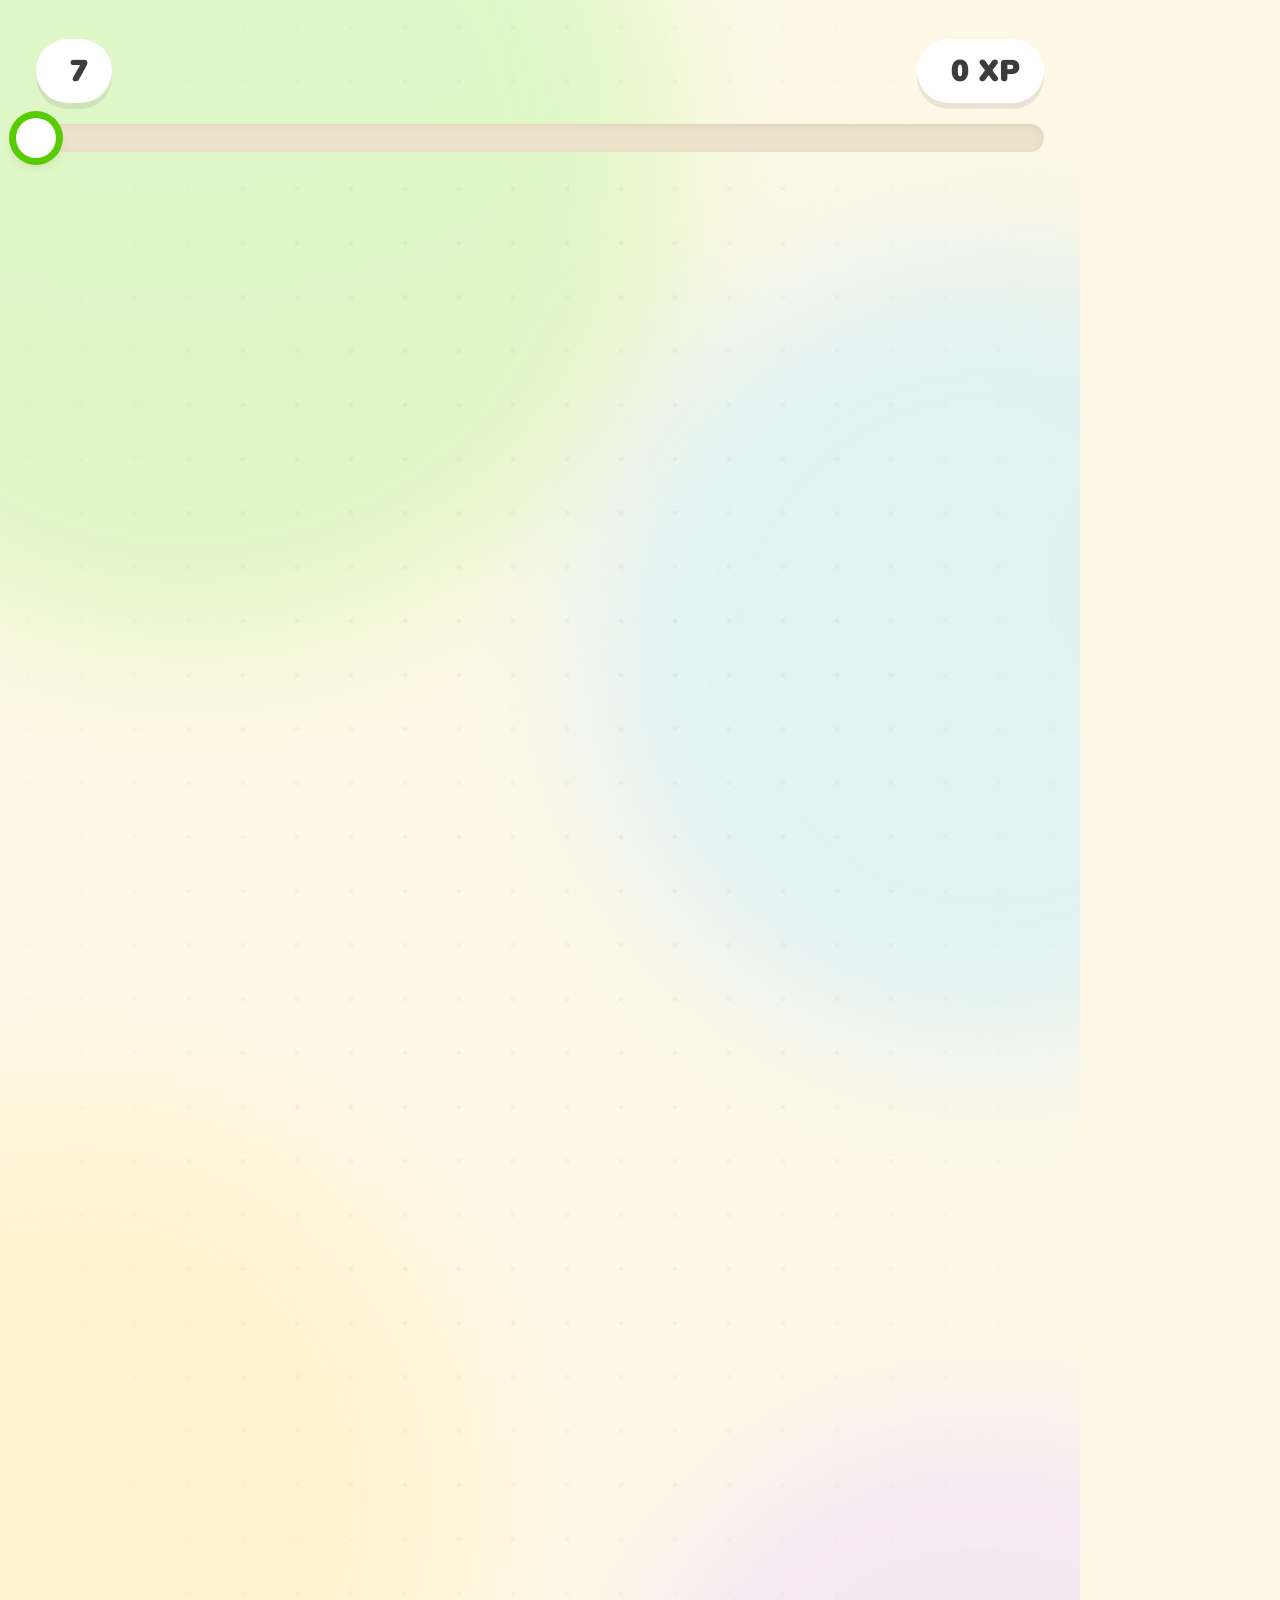
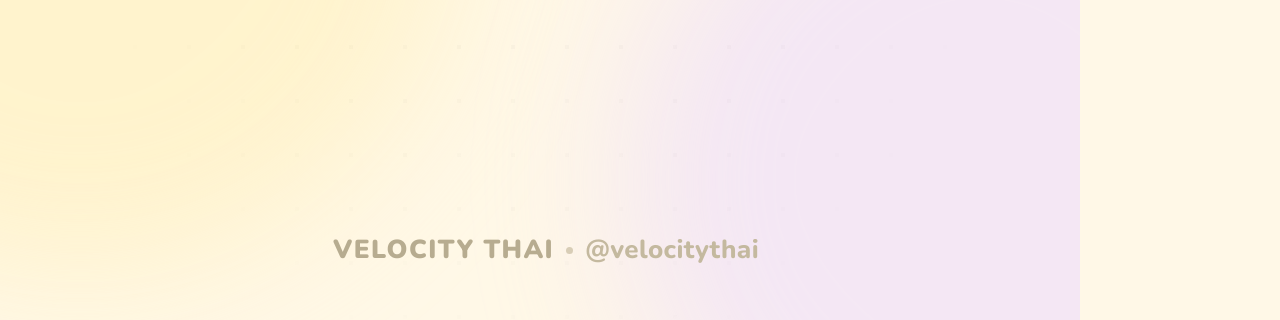
<file: scene/index.html>
<!doctype html>
<html lang="en">
<head>
<meta charset="utf-8">
<meta name="viewport" content="width=1080, height=1920">
<title>Velocity Thai · Lesson</title>
<link rel="stylesheet" href="scene.css">
</head>
<body>
<div id="stage">

  <div id="bg">
    <div class="blob blob-a"></div>
    <div class="blob blob-b"></div>
    <div class="blob blob-c"></div>
    <div class="blob blob-d"></div>
    <canvas id="fx" width="1080" height="1920"></canvas>
    <div id="grid"></div>
  </div>

  <header id="hud">
    <div class="hud-row">
      <div class="pill streak" id="streakPill">
        <span class="ico" data-icon="flame"></span>
        <span id="streakVal">7</span>
      </div>
      <div class="hud-spacer"></div>
      <div class="pill xp" id="xpPill">
        <span class="ico" data-icon="bolt"></span>
        <span id="xpVal">0 XP</span>
      </div>
    </div>
    <div class="progress" id="progress">
      <div class="progress-fill" id="progressFill"><div class="progress-shine"></div></div>
      <div class="progress-knob" id="progressKnob"></div>
    </div>
  </header>

  <section class="scene" id="sceneIntro">
    <div class="intro-wrap">
      <div class="logo-badge" id="logoBadge"><span class="ico" data-icon="bolt"></span></div>
      <div class="logo-word" id="logoWord">VELOCITY</div>
      <div class="logo-lang" id="logoLang">THAI</div>
      <div class="tagline" id="tagline">Learn Thai <b>in 60 seconds</b> a day</div>
    </div>
    <div class="mascot big" id="introMascot"></div>
    <div class="lesson-card" id="lessonCard">
      <div class="lesson-icon" id="lessonIcon"><span class="ico" data-icon="plane"></span></div>
      <div class="lesson-copy">
        <div class="eyebrow">TODAY'S LESSON</div>
        <div class="lesson-title" id="lessonTitle">Travel</div>
        <div class="lesson-sub" id="lessonSub">Du Lịch · 5 phrases</div>
      </div>
      <div class="lesson-go"><span class="ico" data-icon="chevron"></span></div>
    </div>
  </section>

  <section class="scene" id="scenePhrase">
    <div class="phrase-top">
      <div class="cat-chip" id="catChip">
        <span class="cat-ico" id="catIco"><span class="ico" data-icon="plane"></span></span>
        <span id="catText">Travel · Du Lịch</span>
      </div>
      <div class="counter-row">
        <span class="counter" id="phraseCounter">PHRASE 1 OF 5</span>
        <div class="dots" id="dots"></div>
      </div>
    </div>

    <div class="phrase-stack" id="phraseStack">
      <div class="card en-card" id="enCard">
        <div class="card-label" id="enLabel">
          <span class="ico speaker" data-icon="speaker"></span>
          <span>ENGLISH</span>
          <span class="eq" id="enEq"><i></i><i></i><i></i><i></i></span>
        </div>
        <div class="en-text" id="enText"></div>
      </div>

      <div class="connector" id="connector"><span class="ico" data-icon="arrowDown"></span></div>

      <div class="card nat-card" id="natCard">
        <div class="card-label light" id="natLabel">
          <span class="ico speaker" data-icon="speaker"></span>
          <span id="natLabelText">ไทย</span>
          <span class="eq light" id="natEq"><i></i><i></i><i></i><i></i></span>
        </div>
        <div class="nat-text" id="natText"></div>
      </div>

      <div class="translit" id="translit">
        <span class="translit-label" id="translitLabel">SAY IT LIKE</span>
        <span class="translit-text" id="translitText"></span>
      </div>

      <div class="repeat-pill" id="repeatPill">
        <span class="ico" data-icon="mic"></span>
        <span>REPEAT AFTER ME</span>
      </div>
    </div>
    <div class="mascot peek" id="peekMascot"></div>
  </section>

  <section class="scene" id="sceneOutro">
    <div class="outro-card" id="outroCard">
      <div class="outro-badge" id="outroBadge"><span class="ico" data-icon="check"></span></div>
      <div class="outro-title" id="outroTitle">Lesson complete!</div>
      <div class="outro-sub" id="outroSub">5 new Thai phrases</div>
      <div class="outro-phrases" id="outroPhrases"></div>
      <div class="outro-stats" id="outroStats">
        <div class="stat xp"><span class="ico" data-icon="bolt"></span><b id="outroXp">+50 XP</b></div>
        <div class="stat streak"><span class="ico" data-icon="flame"></span><b id="outroStreak">7 day streak</b></div>
      </div>
      <div class="cta" id="cta">Follow for a new lesson every day</div>
    </div>
    <div class="mascot big outro-mascot" id="outroMascot"></div>
  </section>

  <footer id="foot">
    <span class="foot-bolt"><span class="ico" data-icon="bolt"></span></span>
    <span id="footBrand">VELOCITY THAI</span>
    <span class="foot-dot"></span>
    <span id="footHandle">@velocitythai</span>
  </footer>

  <canvas id="fxTop" width="1080" height="1920"></canvas>
</div>
<script src="icons.js"></script>
<script src="scene.js"></script>
</body>
</html>
</file>
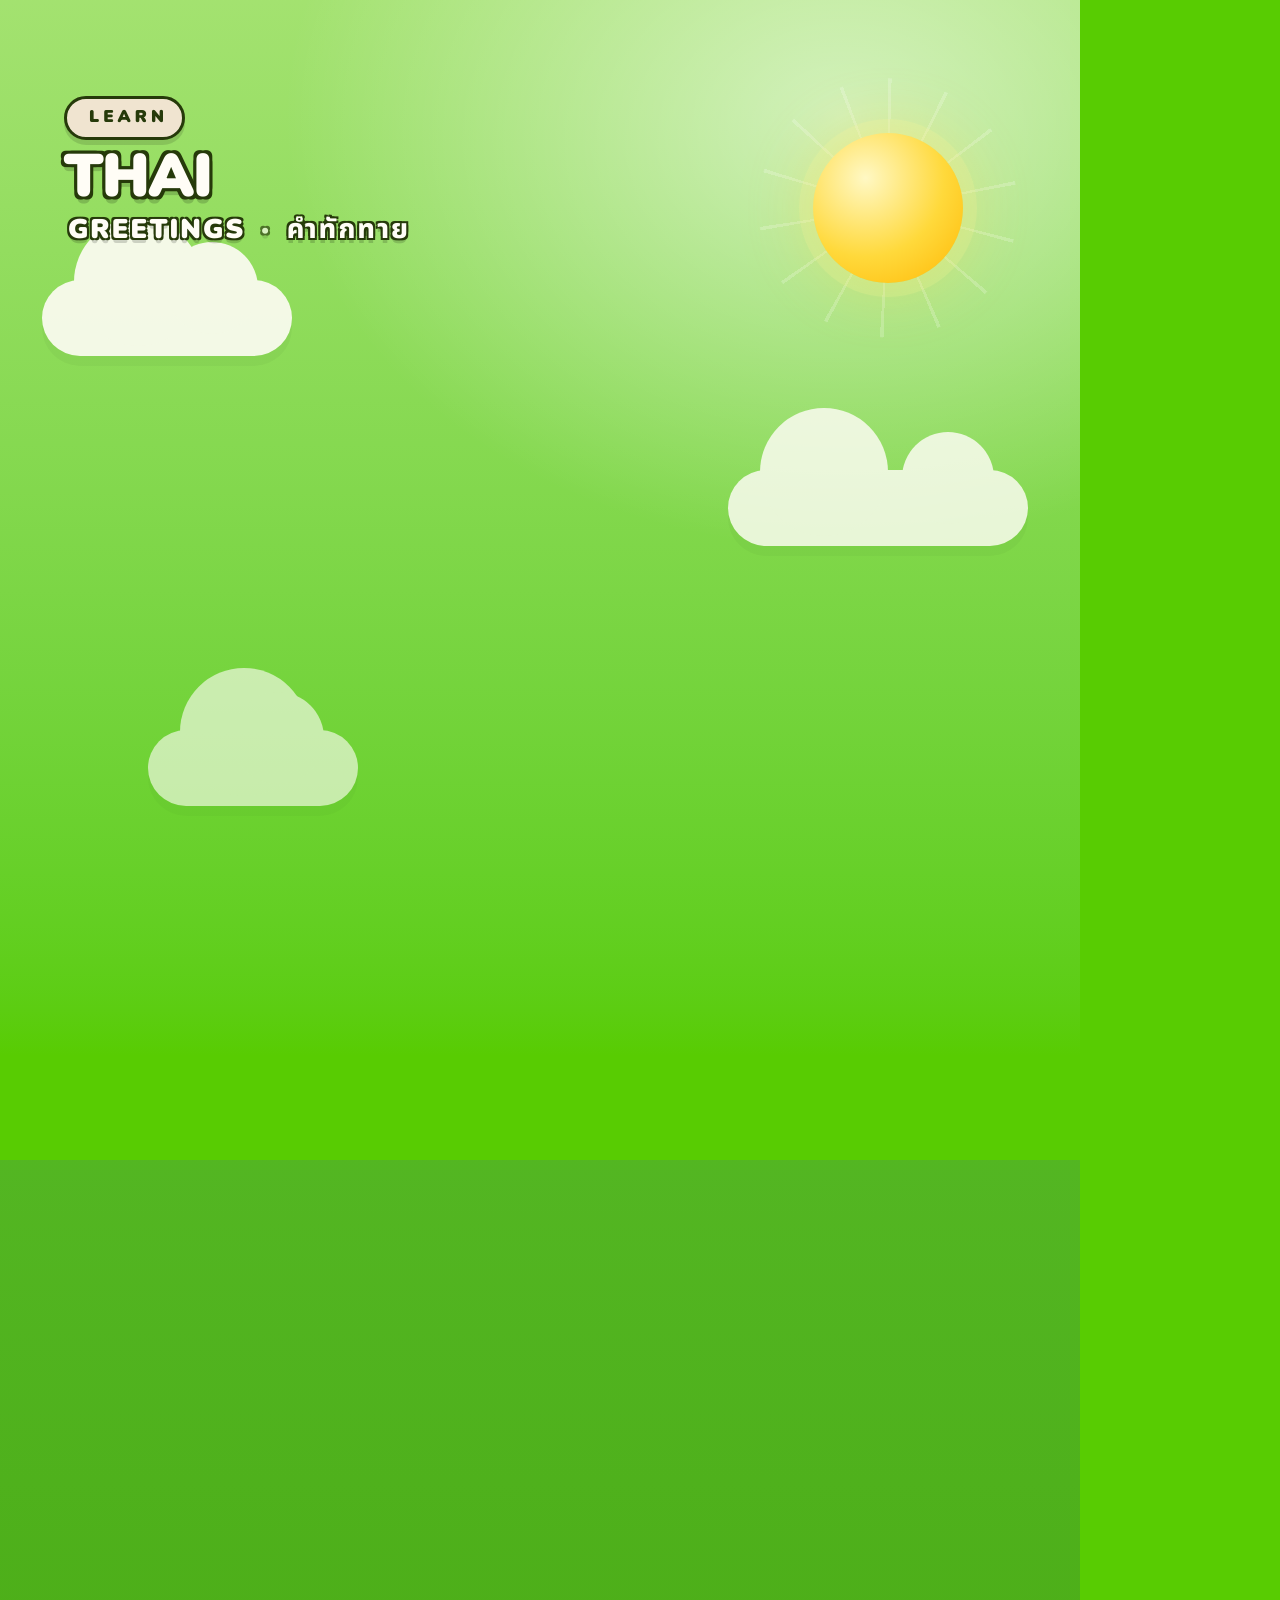
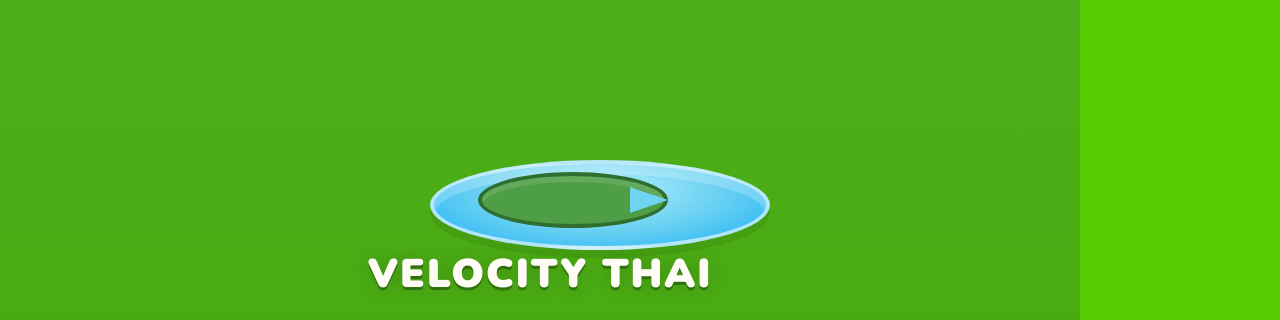
<file: scene_storybook/index.html>
<!doctype html>
<html lang="en">
<head>
<meta charset="utf-8">
<meta name="viewport" content="width=1080, height=1920">
<title>Velocity Japanese · Storybook</title>
<link rel="stylesheet" href="scene.css">
<link rel="stylesheet" href="worlds.css">
</head>
<body>
<div id="stage">

  <div id="world"></div>
  <div id="worldPrev"></div>
  <div id="sun"><div class="sun-rays"></div><div class="sun-core"></div></div>

  <div class="cloud cloud-a" id="cloud1"></div>
  <div class="cloud cloud-b" id="cloud2"></div>
  <div class="cloud cloud-c" id="cloud3"></div>

  <div class="balloon" data-animal="balloon" id="balloon"></div>

  <div id="birds">
    <div class="sky-bird b1" data-animal="bird" id="skyBird1"></div>
    <div class="sky-bird b2" data-animal="bird" id="skyBird2"></div>
    <div class="sky-bird b3" data-animal="bird" id="skyBird3"></div>
  </div>

  <div id="hills">
    <div class="hill hill-back"></div>
    <div class="hill hill-mid"></div>
    <div class="hill hill-front"></div>
  </div>
  <div id="ground"></div>

  <div id="worldDecor" aria-hidden="true"></div>

  <div id="market" aria-hidden="true">
    <div class="market-glow"></div>
    <svg class="market-lights" viewBox="0 0 1080 180" preserveAspectRatio="none">
      <path class="wire" d="M-40 18 C 220 150, 860 150, 1120 18" fill="none" stroke="#3A2A1A" stroke-width="5"/>
      <g class="bulbs">
        <circle class="bulb" cx="11" cy="40" r="11" fill="var(--accent)"/>
        <circle class="bulb" cx="89" cy="66" r="11" fill="var(--accent2)"/>
        <circle class="bulb" cx="179" cy="86" r="11" fill="var(--accent)"/>
        <circle class="bulb" cx="276" cy="101" r="11" fill="var(--accent2)"/>
        <circle class="bulb" cx="379" cy="111" r="11" fill="var(--accent)"/>
        <circle class="bulb" cx="486" cy="116" r="11" fill="var(--accent2)"/>
        <circle class="bulb" cx="594" cy="116" r="11" fill="var(--accent)"/>
        <circle class="bulb" cx="701" cy="111" r="11" fill="var(--accent2)"/>
        <circle class="bulb" cx="804" cy="101" r="11" fill="var(--accent)"/>
        <circle class="bulb" cx="901" cy="86" r="11" fill="var(--accent2)"/>
        <circle class="bulb" cx="991" cy="66" r="11" fill="var(--accent)"/>
        <circle class="bulb" cx="1069" cy="40" r="11" fill="var(--accent2)"/>
      </g>
    </svg>

    <div class="lantern lan-l"><span></span></div>
    <div class="lantern lan-r"><span></span></div>

    <div class="stall stall-l">
      <div class="awning"></div>
      <div class="stall-body"></div>
      <div class="stall-shelf"></div>
      <div class="produce">
        <i class="fruit p1"></i><i class="fruit p2"></i><i class="fruit p3"></i>
        <i class="fruit p4"></i><i class="fruit p5"></i>
      </div>
      <div class="stall-sign" data-icon="bag"></div>
    </div>

    <div class="stall stall-r">
      <div class="awning"></div>
      <div class="stall-body"></div>
      <div class="stall-shelf"></div>
      <div class="produce">
        <i class="fruit p2"></i><i class="fruit p3"></i><i class="fruit p1"></i>
        <i class="fruit p5"></i><i class="fruit p4"></i>
      </div>
      <div class="stall-sign" data-icon="star"></div>
    </div>
  </div>

  <canvas id="dust" width="1080" height="1920"></canvas>

  <div id="meadow">
    <div class="grass g1" data-animal="grass"></div>
    <div class="grass g2" data-animal="grass"></div>
    <div class="grass g3" data-animal="grass"></div>
    <div class="grass g4" data-animal="grass"></div>
    <div class="grass g5" data-animal="grass"></div>

    <div class="flower f1" data-animal="flower" id="flower1"></div>
    <div class="flower f2" data-animal="flower" id="flower2"></div>
    <div class="flower f3" data-animal="flower" id="flower3"></div>
    <div class="flower f4" data-animal="flower" id="flower4"></div>

    <div class="butterfly bf1" data-animal="butterfly" id="bfly1"></div>
    <div class="butterfly bf2" data-animal="butterfly" id="bfly2"></div>
    <div class="butterfly bf3" data-animal="butterfly" id="bfly3"></div>

    <div id="pond"></div>
    <div id="lilyPad"></div>
    <div class="animal critter slot-pond" data-slot="pond" id="critterPond"></div>
    <div class="animal critter slot-mid" data-slot="mid" id="critterMid"></div>
    <div class="animal critter slot-left" data-slot="left" id="critterLeft"></div>
    <div class="animal critter slot-right" data-slot="right" id="critterRight"></div>
  </div>

  <div id="scenes">
  <section class="scene" id="sceneIntro">
    <div class="intro-card" id="introCard">
      <div class="intro-kicker" id="introKicker">A TINY THAI STORY</div>
      <div class="intro-title" id="introTitle">3 PHRASES</div>
      <div class="intro-ribbon" id="introRibbon">UNDER 50 SECONDS</div>
      <div class="intro-category" id="introCategory">
        <span class="cat-icon" id="introCatIcon" data-icon="plane"></span>
        <span id="introCatText">Travel · Du Lịch</span>
      </div>
      <div class="intro-note" id="introNote">LISTEN · REPEAT · OWN IT</div>
    </div>
    <div class="animal intro-velo" id="introVelo"></div>
  </section>

  <section class="scene" id="scenePhrase">
    <div class="book" id="book">
      <div class="book-spine"></div>
      <div class="book-ribbon" id="bookRibbon"></div>
      <div class="page">
        <div class="page-inner" id="pageInner">
        <div id="pageWatermark"></div>
        <div class="book-meta">
          <span class="chapter" id="chapterLabel">PAGE 1 / 3</span>
        </div>

        <div class="en-block">
          <div class="card-label"><span class="flag">EN</span><span>ENGLISH</span><span class="eq" id="enEq"><i></i><i></i><i></i><i></i></span></div>
          <div class="en-text" id="enText"></div>
        </div>

        <div class="page-divider"><span data-icon="star"></span></div>

        <div class="nat-block" id="natBlock">
          <div class="card-label"><span class="flag ja">TH</span><span id="natLabelText">ไทย</span><span class="eq light" id="natEq"><i></i><i></i><i></i><i></i></span></div>
          <div class="nat-text" id="natText"></div>
        </div>

        <div class="listen-panel" id="listenPanel">
          <div class="listen-ring"><span class="ico" data-icon="speaker"></span></div>
          <div class="listen-bars" id="listenBars"><i></i><i></i><i></i><i></i><i></i><i></i><i></i><i></i><i></i></div>
          <div class="listen-text">LISTEN</div>
          <div class="listen-bird" data-animal="bird" id="listenBird"></div>
          <div class="listen-notes" id="listenNotes"><i>♪</i><i>♫</i><i>♪</i></div>
        </div>

        <div class="translit-box" id="translit">
          <div class="translit-label"><span class="ico" data-icon="speaker"></span><span id="translitLabel">SAY IT LIKE</span></div>
          <div class="translit-text" id="translitText"></div>
        </div>

        <div class="echo-row" id="echoRow">
          <div class="echo-bird" data-animal="bird" id="echoBird"></div>
          <div class="echo-sign" id="echoPill">
            <span class="ico" data-icon="mic"></span>
            <span>SAY IT WITH ME</span>
          </div>
          <div class="echo-ring-wrap">
            <svg id="echoRing" viewBox="0 0 64 64">
              <circle class="ring-bg" cx="32" cy="32" r="26"></circle>
              <circle class="ring-fill" id="ringFill" cx="32" cy="32" r="26"></circle>
            </svg>
          </div>
        </div>

        <div class="page-butterfly" data-animal="butterfly" id="pageButterfly"></div>
        </div>
      </div>
    </div>

    <div class="bubble" id="bubble">LISTEN...</div>
    <div class="velo-perch" id="phraseVelo"></div>
    <div class="nice-sticker" id="niceSticker"></div>
  </section>

  <section class="scene" id="sceneOutro">
    <div class="outro-card" id="outroCard">
      <div class="outro-kicker" id="outroKicker">THE END · FOR NOW</div>
      <div class="outro-title" id="outroTitle">GREAT JOB!</div>
      <div class="outro-sub" id="outroSub">3 new Thai phrases</div>
      <div class="outro-list" id="outroList"></div>
      <div class="outro-stats" id="outroStats">
        <div class="stat"><span class="ico" data-icon="bolt"></span><b id="outroXp">+30 XP</b></div>
        <div class="stat"><span class="ico" data-icon="flame"></span><b id="outroStreak">7 day streak</b></div>
      </div>
      <div class="outro-cta" id="outroCta">FOLLOW FOR A NEW STORY</div>
    </div>
    <div class="animal outro-velo" id="outroVelo"></div>
    <div class="bubble outro-bubble" id="outroBubble">SEE YOU SOON!</div>
  </section>
  </div>

  <div id="topMeta">
    <div class="learn-kicker">
      <span class="ico" data-icon="sparkles"></span>
      <span>LEARN</span>
    </div>
    <div class="top-language" id="topLang">THAI</div>
    <div class="top-category">
      <span id="topCatEn">Greetings</span>
      <span class="top-sep">·</span>
      <span class="top-vi" id="topCatVi">คำทักทาย</span>
    </div>
  </div>

  <footer id="foot">
    <span id="footBrand">VELOCITY THAI</span>
  </footer>

  <div id="galleryTag"></div>
  <canvas id="fxTop" width="1080" height="1920"></canvas>
</div>
<script src="icons.js"></script>
<script src="animals.js"></script>
<script src="worlds.js"></script>
<script src="scene.js"></script>
</body>
</html>
</file>
<file: scene/scene.css>
@font-face {
  font-family: 'Nunito';
  src: url('fonts/Nunito-Variable.ttf') format('truetype');
  font-weight: 200 1000;
  font-style: normal;
  font-display: block;
}
@font-face {
  font-family: 'Nunito';
  src: url('fonts/Nunito-Italic-Variable.ttf') format('truetype');
  font-weight: 200 1000;
  font-style: italic;
  font-display: block;
}
@font-face {
  font-family: 'Noto';
  src: url('fonts/NotoSans-Variable.ttf') format('truetype');
  font-weight: 100 900;
  font-style: normal;
  font-display: block;
}
@font-face {
  font-family: 'Script';
  src: url('fonts/NotoSansThai-Bold.ttf') format('truetype');
  font-weight: 400 900;
  font-display: block;
}

:root {
  --ink: #3C3C3C;
  --muted: #8A8A8A;
  --cream: #FFF8E7;
  --green: #58CC02;
  --green-dark: #46A302;
  --green-deep: #3D8F00;
  --accent: #58CC02;
}

* { box-sizing: border-box; margin: 0; padding: 0; }

html, body {
  width: 1080px;
  height: 1920px;
  overflow: hidden;
  background: var(--cream);
}

body {
  font-family: 'Nunito', 'Script', 'Noto', sans-serif;
  color: var(--ink);
  -webkit-font-smoothing: antialiased;
  text-rendering: geometricPrecision;
}

#stage {
  position: relative;
  width: 1080px;
  height: 1920px;
  overflow: hidden;
  background:
    radial-gradient(1200px 900px at 15% -5%, #FFFDF3 0%, rgba(255, 253, 243, 0) 60%),
    radial-gradient(900px 900px at 110% 30%, #FFF4D6 0%, rgba(255, 244, 214, 0) 55%),
    var(--cream);
}

#bg { position: absolute; inset: 0; }

.blob {
  position: absolute;
  border-radius: 50%;
  filter: blur(70px);
  opacity: .55;
  will-change: transform;
}
.blob-a { width: 980px; height: 980px; left: -300px; top: -340px; background: #C7F5A8; }
.blob-b { width: 820px; height: 820px; right: -320px; top: 240px; background: #C9EEFF; }
.blob-c { width: 760px; height: 760px; left: -300px; bottom: 40px; background: #FFEFB8; }
.blob-d { width: 720px; height: 720px; right: -260px; bottom: -220px; background: #EBD9FF; }

#grid {
  position: absolute;
  inset: 0;
  background-image: radial-gradient(rgba(60, 60, 60, .13) 2.2px, transparent 2.6px);
  background-size: 54px 54px;
  opacity: .32;
  -webkit-mask-image: radial-gradient(ellipse at 50% 42%, #000 35%, transparent 82%);
  mask-image: radial-gradient(ellipse at 50% 42%, #000 35%, transparent 82%);
}

#fx, #fxTop { position: absolute; inset: 0; width: 1080px; height: 1920px; pointer-events: none; }
#fx { z-index: 1; }
#fxTop { z-index: 60; }

/* ------------------------------------------------------------------ HUD */

#hud {
  position: absolute;
  left: 36px;
  right: 36px;
  top: 38px;
  z-index: 20;
}

.hud-row { display: flex; align-items: center; height: 66px; margin-bottom: 20px; }
.hud-spacer { flex: 1; }

.pill {
  display: inline-flex;
  align-items: center;
  gap: 10px;
  height: 64px;
  padding: 0 24px;
  border-radius: 999px;
  background: #FFFFFF;
  box-shadow: 0 6px 0 rgba(60, 60, 60, .10);
  font-size: 30px;
  font-weight: 1000;
}
.pill .ico { color: var(--green); }
.pill.streak .ico { color: #FF7A00; }
.pill.xp .ico { color: #F5A700; }
.pill .svg-ico { width: 32px; height: 32px; }

.progress {
  position: relative;
  height: 28px;
  border-radius: 999px;
  background: #ECE2CB;
  box-shadow: inset 0 2px 6px rgba(60, 60, 60, .08);
}
.progress-fill {
  position: absolute;
  left: 0; top: 0; bottom: 0;
  width: 0%;
  border-radius: 999px;
  background: linear-gradient(180deg, #6BE61A, #4EBE00);
  overflow: hidden;
}
.progress-shine {
  position: absolute;
  left: 0; right: 0; top: 0;
  height: 40%;
  background: linear-gradient(180deg, rgba(255, 255, 255, .45), rgba(255, 255, 255, 0));
}
.progress-knob {
  position: absolute;
  top: 50%;
  width: 40px;
  height: 40px;
  margin: -20px 0 0 -20px;
  border-radius: 50%;
  background: #fff;
  box-shadow: 0 0 0 7px var(--green), 0 6px 14px rgba(60, 60, 60, .18);
}

/* ---------------------------------------------------------------- scenes */

.scene { position: absolute; inset: 0; display: none; z-index: 10; }
.scene.active { display: block; }

.ico { display: inline-flex; align-items: center; justify-content: center; }
.svg-ico { width: 1em; height: 1em; display: block; }

/* ----------------------------------------------------------------- intro */

#sceneIntro { z-index: 12; }

.intro-wrap {
  position: absolute;
  left: 0; right: 0; top: 286px;
  text-align: center;
}

.logo-badge {
  width: 152px;
  height: 152px;
  margin: 0 auto 36px;
  border-radius: 44px;
  background: linear-gradient(180deg, #6BE61A 0%, #4EBE00 100%);
  box-shadow: 0 13px 0 #3D8F00, 0 34px 60px rgba(88, 204, 2, .32);
  color: #fff;
  display: flex;
  align-items: center;
  justify-content: center;
}
.logo-badge .svg-ico { width: 92px; height: 92px; }

.logo-word {
  font-size: 126px;
  font-weight: 1000;
  letter-spacing: -.5px;
  line-height: 1;
  color: var(--ink);
  white-space: nowrap;
}
.logo-word span { display: inline-block; will-change: transform; }

.logo-lang {
  display: inline-block;
  margin-top: 22px;
  padding: 12px 30px 13px;
  border-radius: 999px;
  background: #FFFFFF;
  color: #4FBF00;
  font-size: 42px;
  font-weight: 1000;
  letter-spacing: 7px;
  text-indent: 7px;
  box-shadow: 0 7px 0 rgba(60, 60, 60, .08);
}

.tagline {
  margin-top: 36px;
  font-size: 33px;
  font-weight: 800;
  color: #7C7159;
}
.tagline b { color: #58CC02; font-weight: 1000; }

#introMascot {
  position: absolute;
  left: 50%;
  top: 806px;
  width: 350px;
  margin-left: -175px;
  z-index: 3;
}

.mascot { pointer-events: none; }
.mascot .velo {
  width: 100%;
  height: auto;
  display: block;
  filter: drop-shadow(0 18px 22px rgba(60, 60, 60, .14));
}

.lesson-card {
  position: absolute;
  left: 130px;
  right: 130px;
  top: 1282px;
  height: 188px;
  padding: 0 32px;
  border-radius: 36px;
  background: #fff;
  box-shadow: 0 11px 0 #EADFC6, 0 28px 60px rgba(60, 60, 60, .10);
  display: flex;
  align-items: center;
  gap: 26px;
  z-index: 4;
}
.lesson-icon {
  width: 112px;
  height: 112px;
  flex: none;
  border-radius: 32px;
  background: var(--accent);
  color: #fff;
  display: flex;
  align-items: center;
  justify-content: center;
  box-shadow: 0 7px 0 rgba(0, 0, 0, .18);
}
.lesson-icon .svg-ico { width: 62px; height: 62px; }
.lesson-copy { flex: 1; min-width: 0; }
.eyebrow {
  font-size: 23px;
  font-weight: 900;
  letter-spacing: 3px;
  color: #AFA48A;
  margin-bottom: 7px;
}
.lesson-title {
  font-size: 54px;
  font-weight: 1000;
  line-height: 1.02;
  white-space: nowrap;
  overflow: hidden;
  text-overflow: ellipsis;
}
.lesson-sub { margin-top: 5px; font-size: 28px; font-weight: 800; color: var(--muted); }
.lesson-go {
  width: 80px;
  height: 80px;
  flex: none;
  border-radius: 26px;
  background: #F2EDE1;
  color: #9A9078;
  display: flex;
  align-items: center;
  justify-content: center;
}
.lesson-go .svg-ico { width: 38px; height: 38px; }

/* ---------------------------------------------------------------- phrase */

.phrase-top {
  position: absolute;
  left: 60px;
  right: 60px;
  top: 190px;
  display: flex;
  flex-direction: column;
  align-items: center;
  gap: 18px;
  z-index: 4;
}

.cat-chip {
  display: flex;
  align-items: center;
  gap: 15px;
  padding: 10px 28px 10px 10px;
  border-radius: 999px;
  background: #fff;
  box-shadow: 0 6px 0 rgba(60, 60, 60, .08);
  font-size: 30px;
  font-weight: 900;
  max-width: 900px;
  white-space: nowrap;
  overflow: hidden;
}
.cat-ico {
  width: 54px;
  height: 54px;
  flex: none;
  border-radius: 50%;
  background: var(--accent);
  color: #fff;
  display: flex;
  align-items: center;
  justify-content: center;
}
.cat-ico .svg-ico { width: 30px; height: 30px; }

.counter-row { display: flex; align-items: center; gap: 26px; }
.counter {
  font-size: 24px;
  font-weight: 900;
  letter-spacing: 2.6px;
  color: #AFA48A;
}
.dots { display: flex; align-items: center; gap: 11px; }
.dot {
  width: 18px;
  height: 18px;
  border-radius: 50%;
  background: #E4DAC4;
}
.dot.done { background: var(--accent); }
.dot.current { background: #fff; box-shadow: inset 0 0 0 5px var(--accent); }

.phrase-stack {
  position: absolute;
  left: 80px;
  right: 80px;
  top: 304px;
  bottom: 260px;
  display: flex;
  flex-direction: column;
  align-items: center;
  justify-content: center;
  z-index: 3;
}

.card {
  width: 100%;
  position: relative;
  border-radius: 38px;
}

.en-card {
  padding: 32px 44px 38px;
  background: #fff;
  box-shadow: 0 11px 0 #EADFC6, 0 26px 60px rgba(60, 60, 60, .10);
}

.card-label {
  display: flex;
  align-items: center;
  justify-content: center;
  gap: 13px;
  font-size: 24px;
  font-weight: 900;
  letter-spacing: 2.6px;
  color: #B7AC90;
}
.card-label .svg-ico { width: 30px; height: 30px; }
.card-label.light { color: rgba(255, 255, 255, .78); }

.eq { display: inline-flex; align-items: flex-end; gap: 4px; height: 26px; opacity: 0; }
.eq i {
  display: block;
  width: 5px;
  height: 20px;
  border-radius: 3px;
  background: currentColor;
  transform-origin: bottom;
}
.eq.light { color: rgba(255, 255, 255, .9); }
.card-label.playing .eq { opacity: 1; }
.card-label.playing .speaker { color: var(--green); }
.card-label.light.playing .speaker { color: #fff; }

.en-text {
  margin-top: 22px;
  font-size: 70px;
  font-weight: 900;
  line-height: 1.14;
  text-align: center;
  color: var(--ink);
}

.w { display: inline-block; }
.w-bg {
  display: inline-block;
  padding: 2px 9px 4px;
  border-radius: 15px;
  background: transparent;
}
.w.on .w-bg { background: #DDF4C5; color: #3D6B00; }

.connector {
  width: 80px;
  height: 80px;
  margin: -18px 0 -18px;
  border: 7px solid var(--cream);
  border-radius: 50%;
  background: #fff;
  color: var(--green);
  box-shadow: 0 7px 0 rgba(60, 60, 60, .07);
  display: flex;
  align-items: center;
  justify-content: center;
  z-index: 5;
}
.connector .svg-ico { width: 38px; height: 38px; }

.nat-card {
  padding: 30px 40px 40px;
  background: linear-gradient(180deg, #61D90B 0%, #4FBF00 100%);
  box-shadow: 0 13px 0 #3D8F00, 0 32px 70px rgba(88, 204, 2, .30);
}

.nat-text {
  margin-top: 20px;
  display: flex;
  flex-wrap: wrap;
  justify-content: center;
  align-items: flex-end;
  column-gap: 6px;
  row-gap: 14px;
  text-align: center;
  font-size: 88px;
}
.nat-text.lines {
  flex-direction: column;
  align-items: center;
  row-gap: 16px;
}
.tile-line {
  display: flex;
  align-items: flex-end;
  justify-content: center;
  gap: 6px;
}
.tile { display: inline-block; transform-origin: center bottom; }
.tile-bg {
  display: inline-block;
  padding: .09em .22em .13em;
  border-radius: .2em;
  background: #fff;
  color: #3D8F00;
  font-weight: 900;
  line-height: 1.06;
  box-shadow: 0 .068em 0 rgba(0, 0, 0, .16);
}
.tile.on .tile-bg {
  background: #FFC800;
  color: #5C3D00;
  transform: translateY(-.07em) scale(1.05);
  box-shadow: 0 .1em 0 #C98F00;
}

.mascot.peek {
  position: absolute;
  right: 26px;
  bottom: 138px;
  width: 196px;
  z-index: 6;
  transform-origin: 50% 100%;
}

.translit {
  margin-top: 48px;
  display: flex;
  align-items: baseline;
  justify-content: center;
  gap: 16px;
  max-width: 920px;
}
.translit-label {
  flex: none;
  padding: 8px 16px 9px;
  border-radius: 12px;
  background: #fff;
  color: var(--accent);
  font-size: 21px;
  font-weight: 900;
  letter-spacing: 2.4px;
  box-shadow: 0 5px 0 rgba(60, 60, 60, .08);
}
.translit-text {
  font-size: 34px;
  font-weight: 800;
  font-style: italic;
  color: #7B7362;
}

.repeat-pill {
  margin-top: 38px;
  display: flex;
  align-items: center;
  gap: 15px;
  padding: 21px 36px;
  border-radius: 999px;
  background: #E4F6FF;
  color: #1183B8;
  box-shadow: 0 7px 0 #C6EAFB;
  font-size: 30px;
  font-weight: 1000;
  letter-spacing: 1.8px;
  transform-origin: center center;
}
.repeat-pill .svg-ico { width: 38px; height: 38px; }

/* ----------------------------------------------------------------- outro */

.outro-card {
  position: absolute;
  left: 100px;
  right: 100px;
  top: 400px;
  padding: 56px 54px 48px;
  border-radius: 46px;
  background: #fff;
  box-shadow: 0 13px 0 #EADFC6, 0 32px 80px rgba(60, 60, 60, .12);
  text-align: center;
  z-index: 4;
}

.outro-badge {
  width: 134px;
  height: 134px;
  margin: 0 auto 24px;
  border-radius: 50%;
  background: linear-gradient(180deg, #6BE61A, #4EBE00);
  color: #fff;
  display: flex;
  align-items: center;
  justify-content: center;
  box-shadow: 0 10px 0 #3D8F00;
}
.outro-badge .svg-ico { width: 76px; height: 76px; }

.outro-title { font-size: 76px; font-weight: 1000; line-height: 1; letter-spacing: -1px; }
.outro-sub { margin-top: 16px; font-size: 32px; font-weight: 800; color: var(--muted); }

.outro-phrases {
  margin: 32px 0 28px;
  display: flex;
  flex-direction: column;
  gap: 13px;
  text-align: left;
}
.o-row {
  display: flex;
  align-items: center;
  gap: 16px;
  padding: 12px 20px;
  border-radius: 18px;
  background: #F7F3E8;
  font-size: 28px;
  font-weight: 800;
  color: #5E5748;
}
.o-check {
  width: 38px;
  height: 38px;
  flex: none;
  border-radius: 50%;
  background: var(--accent);
  color: #fff;
  display: flex;
  align-items: center;
  justify-content: center;
}
.o-check .svg-ico { width: 24px; height: 24px; }
.o-text { white-space: nowrap; overflow: hidden; text-overflow: ellipsis; }

.outro-stats { display: flex; justify-content: center; gap: 18px; margin-bottom: 30px; }
.stat {
  display: flex;
  align-items: center;
  gap: 10px;
  padding: 14px 26px;
  border-radius: 999px;
  font-size: 30px;
  font-weight: 1000;
}
.stat .svg-ico { width: 34px; height: 34px; }
.stat.xp { background: #FFF3CC; color: #B07E00; }
.stat.streak { background: #FFE9D6; color: #C25A00; }

.cta {
  padding: 27px 30px 28px;
  border-radius: 26px;
  background: linear-gradient(180deg, #6BE61A, #4EBE00);
  box-shadow: 0 10px 0 #3D8F00;
  color: #fff;
  font-size: 34px;
  font-weight: 1000;
  letter-spacing: .3px;
}

.outro-mascot {
  position: absolute;
  left: 50%;
  margin-left: 178px;
  top: 238px;
  width: 238px;
  z-index: 3;
}

/* ------------------------------------------------------------------ foot */

#foot {
  position: absolute;
  left: 0;
  right: 0;
  bottom: 52px;
  display: flex;
  align-items: center;
  justify-content: center;
  gap: 12px;
  z-index: 15;
  font-size: 26px;
  font-weight: 900;
  letter-spacing: 1.4px;
  color: #B7AC90;
}
.foot-bolt { display: flex; color: var(--green); }
.foot-bolt .svg-ico { width: 31px; height: 31px; }
.foot-dot { width: 7px; height: 7px; border-radius: 50%; background: #D8CDB6; }
#footHandle { font-weight: 800; letter-spacing: .4px; color: #C4B99F; }

/* ----------------------------------------------------------- preview bar */

#previewBar {
  position: fixed;
  left: 50%;
  bottom: 26px;
  transform: translateX(-50%);
  z-index: 99;
  display: flex;
  align-items: center;
  gap: 18px;
  padding: 14px 22px;
  border-radius: 999px;
  background: rgba(30, 30, 30, .86);
  backdrop-filter: blur(10px);
  color: #fff;
  font-family: system-ui, sans-serif;
  font-size: 16px;
  width: 900px;
}
#previewBar button {
  border: 0;
  background: #58CC02;
  color: #fff;
  font-weight: 700;
  font-size: 16px;
  padding: 10px 22px;
  border-radius: 999px;
  cursor: pointer;
  min-width: 92px;
}
#previewBar input[type=range] { flex: 1; accent-color: #58CC02; }
#previewBar .ptime { font-variant-numeric: tabular-nums; opacity: .8; white-space: nowrap; }
</file>
<file: scene_storybook/scene.css>
@font-face {
  font-family: 'Nunito';
  src: url('../scene/fonts/Nunito-Variable.ttf') format('truetype');
  font-weight: 200 1000;
  font-style: normal;
  font-display: block;
}
@font-face {
  font-family: 'Nunito';
  src: url('../scene/fonts/Nunito-Italic-Variable.ttf') format('truetype');
  font-weight: 200 1000;
  font-style: italic;
  font-display: block;
}
@font-face {
  font-family: 'Noto';
  src: url('../scene/fonts/NotoSans-Variable.ttf') format('truetype');
  font-weight: 100 900;
  font-style: normal;
  font-display: block;
}
@font-face {
  font-family: 'NotoScript';
  src: url('../scene/fonts/NotoSansThai-Bold.ttf') format('truetype');
  font-weight: 400;
  font-style: normal;
  font-display: block;
}
@font-face {
  font-family: 'NotoScript';
  src: url('../scene/fonts/NotoSansThai-Bold.ttf') format('truetype');
  font-weight: 700 1000;
  font-style: normal;
  font-display: block;
}

:root {
  --world: #58CC02;
  --card: #FFFDF6;
  --paper: #F0E4D0;
  --ink: #263A0A;
  --accent: #FFC800;
  --accent2: #1CB0F6;
  --hl-ink: #263A0A;
  --hill1: #8FD17A;
  --hill2: #6FBE63;
  --hill3: #4E9E45;
}

* { box-sizing: border-box; margin: 0; padding: 0; }

html, body {
  width: 1080px;
  height: 1920px;
  overflow: hidden;
  background: var(--world);
}

body {
  font-family: 'Nunito', 'NotoScript', 'Noto', sans-serif;
  color: var(--ink);
  -webkit-font-smoothing: antialiased;
  text-rendering: geometricPrecision;
}

#stage {
  position: relative;
  width: 1080px;
  height: 1920px;
  overflow: hidden;
  background: var(--world);
}

#world {
  position: absolute;
  inset: 0;
  background:
    radial-gradient(900px 700px at 78% 6%, rgba(255, 255, 255, .55), transparent 62%),
    linear-gradient(180deg, color-mix(in srgb, var(--world) 55%, #FFFDF6) 0%, var(--world) 55%, var(--world) 100%);
}

#worldPrev {
  position: absolute;
  inset: 0;
  z-index: 1;
  background: var(--prevWorld, transparent);
  opacity: 0;
  pointer-events: none;
}

/* ------------------------------------------------------------------ sky */

#sun { position: absolute; right: 62px; top: 78px; width: 260px; height: 260px; z-index: 2; }
.sun-rays {
  position: absolute;
  inset: 0;
  border-radius: 50%;
  background: repeating-conic-gradient(from 0deg, rgba(255, 255, 255, .38) 0deg 1.6deg, transparent 1.6deg 26deg);
  -webkit-mask-image: radial-gradient(circle, transparent 38%, #000 40%, #000 70%, transparent 72%);
  mask-image: radial-gradient(circle, transparent 38%, #000 40%, #000 70%, transparent 72%);
  opacity: .55;
}
.sun-core {
  position: absolute;
  left: 50%; top: 50%;
  width: 150px; height: 150px;
  margin: -75px 0 0 -75px;
  border-radius: 50%;
  background: radial-gradient(circle at 35% 30%, #FFF8C4 0%, #FFD93B 55%, #FFB703 100%);
  box-shadow: 0 0 0 14px rgba(255, 240, 150, .18), 0 0 70px rgba(255, 217, 59, .45);
}

.cloud {
  position: absolute;
  height: 76px;
  background: #FFFDF6;
  border-radius: 999px;
  opacity: .9;
  box-shadow: 0 10px 0 rgba(0, 0, 0, .035);
  z-index: 2;
}
.cloud::before,
.cloud::after {
  content: '';
  position: absolute;
  background: #FFFDF6;
  border-radius: 50%;
}
.cloud::before { width: 128px; height: 128px; left: 32px; top: -62px; }
.cloud::after { width: 92px; height: 92px; right: 34px; top: -38px; }
.cloud-a { width: 250px; left: 42px; top: 280px; }
.cloud-b { width: 300px; right: 52px; top: 470px; opacity: .82; }
.cloud-c { width: 210px; left: 148px; top: 730px; opacity: .62; }

#birds { position: absolute; inset: 0; z-index: 3; pointer-events: none; }
.sky-bird { position: absolute; left: 0; top: 0; width: 78px; opacity: .92; }
.sky-bird .animal-svg { width: 100%; display: block; }
.sky-bird.b1 { --bird-body: #FF8C42; --bird-wing: #E86A1F; }
.sky-bird.b2 { --bird-body: #1CB0F6; --bird-wing: #0E8CC7; }
.sky-bird.b3 { --bird-body: #A560E8; --bird-wing: #7E3EC2; }

.balloon {
  position: absolute;
  left: 36px;
  top: 1218px;
  width: 112px;
  z-index: 7;
  --balloon-a: var(--accent);
  --balloon-b: var(--accent2);
}
.balloon .animal-svg { width: 100%; display: block; }

#hills { position: absolute; left: 0; right: 0; bottom: 0; height: 760px; z-index: 5; overflow: hidden; }
.hill { position: absolute; left: 50%; border-radius: 50% 50% 0 0; transform: translateX(-50%); }
.hill-back { width: 1500px; height: 690px; bottom: 70px; background: color-mix(in srgb, var(--world) 30%, #8FD17A); }
.hill-mid { width: 1280px; height: 570px; bottom: 10px; background: color-mix(in srgb, var(--world) 42%, #6FBE63); }
.hill-front { width: 1180px; height: 430px; bottom: -70px; background: color-mix(in srgb, var(--world) 52%, #4E9E45); }

#ground {
  position: absolute;
  left: 0; right: 0; bottom: 0;
  height: 300px;
  z-index: 6;
  background: linear-gradient(
    180deg,
    color-mix(in srgb, var(--world) 52%, #4E9E45) 0%,
    color-mix(in srgb, var(--world) 64%, #2F6E2F) 100%
  );
}

/* ------------------------------------------------------------------ market set */

#market { display: none; position: absolute; inset: 0; z-index: 8; pointer-events: none; }
#stage.set-market #market { display: block; }
#stage.set-market #market::before {
  content: '';
  position: absolute;
  left: 0;
  right: 0;
  top: 1160px;
  height: 180px;
  background:
    radial-gradient(320px 90px at 50% 20%, rgba(255, 190, 110, .18), transparent 72%),
    repeating-linear-gradient(0deg, rgba(255, 255, 255, .035) 0 2px, transparent 2px 30px),
    linear-gradient(180deg, #3E2E32 0%, #5A3E42 100%);
  border-bottom: 8px solid #2A2024;
  box-shadow: 0 12px 34px rgba(0, 0, 0, .22);
}

#stage.set-market #hills { display: none; }
#stage.set-market .grass,
#stage.set-market .flower,
#stage.set-market .butterfly,
#stage.set-market .balloon { display: none; }

#stage.set-market #world {
  background:
    radial-gradient(900px 700px at 78% 8%, rgba(255, 216, 150, .55), transparent 62%),
    linear-gradient(180deg, #241A3E 0%, #5B3366 34%, #C85E63 64%, #F3B56A 100%);
}
#stage.set-market #world::after {
  content: '';
  position: absolute;
  inset: 0;
  background: var(--world);
  opacity: .17;
  mix-blend-mode: soft-light;
}
#stage.set-market .cloud { opacity: .34; filter: saturate(.55) brightness(.82); }
#stage.set-market .sun-rays { opacity: .22; }
#stage.set-market .sun-core {
  background: radial-gradient(circle at 35% 30%, #FFF1BF 0%, #FFC45C 55%, #FF8C42 100%);
  box-shadow: 0 0 0 14px rgba(255, 196, 92, .12), 0 0 80px rgba(255, 140, 66, .5);
}

#stage.set-market #ground {
  height: 760px;
  background-color: #4A3834;
  background-image:
    radial-gradient(1000px 340px at 50% 0%, rgba(255, 184, 112, .22), transparent 72%),
    linear-gradient(180deg, rgba(0, 0, 0, .02), rgba(0, 0, 0, .40)),
    url("data:image/svg+xml,%3Csvg xmlns='http://www.w3.org/2000/svg' width='120' height='90' viewBox='0 0 120 90'%3E%3Cg fill='%23ffffff' fill-opacity='.07' stroke='%23000000' stroke-opacity='.18' stroke-width='3'%3E%3Cellipse cx='30' cy='22' rx='26' ry='16'/%3E%3Cellipse cx='90' cy='22' rx='26' ry='16'/%3E%3Cellipse cx='0' cy='60' rx='26' ry='16'/%3E%3Cellipse cx='60' cy='60' rx='26' ry='16'/%3E%3Cellipse cx='120' cy='60' rx='26' ry='16'/%3E%3Cellipse cx='30' cy='98' rx='26' ry='16'/%3E%3Cellipse cx='90' cy='98' rx='26' ry='16'/%3E%3C/g%3E%3C/svg%3E");
  background-size: auto, auto, 120px 90px;
  background-repeat: no-repeat, no-repeat, repeat;
}

#stage.set-market #pond {
  border: 10px solid #8A7A6A;
  background: radial-gradient(ellipse at 50% 30%, #B8E8D8 0%, #4E9282 48%, #245A52 100%);
  box-shadow:
    inset 0 10px 0 rgba(255, 255, 255, .24),
    0 10px 0 rgba(0, 0, 0, .22),
    0 0 0 12px #6E5A4E;
}

.market-glow {
  position: absolute;
  left: 50%;
  bottom: 0;
  width: 1100px;
  height: 780px;
  transform: translateX(-50%);
  background: radial-gradient(ellipse at 50% 100%, rgba(255, 170, 100, .22), transparent 68%);
}

.market-lights {
  position: absolute;
  left: 0;
  top: 1184px;
  width: 1080px;
  height: 180px;
  z-index: 1;
}
.market-lights .wire { opacity: .9; }
.market-lights .bulb { filter: drop-shadow(0 0 14px var(--accent)); }

.lantern {
  position: absolute;
  top: 1212px;
  width: 56px;
  height: 96px;
  z-index: 3;
  transform-origin: 50% 0;
}
.lantern::before {
  content: '';
  position: absolute;
  left: 50%;
  top: -38px;
  width: 4px;
  height: 40px;
  background: #3A2A1A;
  transform: translateX(-50%);
}
.lantern span {
  position: absolute;
  inset: 0;
  border-radius: 18px 18px 24px 24px;
  background: linear-gradient(180deg, var(--accent2) 0%, var(--accent) 62%, #FF8C42 100%);
  border: 5px solid var(--ink);
  box-shadow:
    0 0 36px color-mix(in srgb, var(--accent) 62%, transparent),
    inset 0 10px 0 rgba(255, 255, 255, .24);
}
.lantern span::before {
  content: '';
  position: absolute;
  left: -8px;
  right: -8px;
  top: -11px;
  height: 14px;
  border-radius: 7px;
  background: var(--ink);
}
.lantern span::after {
  content: '';
  position: absolute;
  left: 50%;
  bottom: -20px;
  width: 4px;
  height: 20px;
  background: var(--ink);
  transform: translateX(-50%);
  box-shadow: 0 8px 0 -1px var(--accent);
}
.lan-l { left: 314px; }
.lan-r { right: 314px; }

.stall {
  position: absolute;
  bottom: 40px;
  width: 400px;
  height: 600px;
  z-index: 2;
}
.stall-l { left: -120px; transform: rotate(-1.5deg); }
.stall-r { right: -120px; transform: rotate(1.2deg); }

.awning {
  position: absolute;
  left: -10px;
  right: -10px;
  top: 0;
  height: 124px;
  background: repeating-linear-gradient(90deg, var(--accent) 0 46px, var(--card) 46px 92px);
  border: 5px solid var(--ink);
  border-radius: 20px 20px 46px 46px / 20px 20px 30px 30px;
  box-shadow: 0 12px 0 rgba(0, 0, 0, .18);
}
.stall-r .awning {
  background: repeating-linear-gradient(90deg, var(--accent2) 0 46px, var(--card) 46px 92px);
}
.awning::after {
  content: '';
  position: absolute;
  left: 0;
  right: 0;
  bottom: -14px;
  height: 14px;
  border-radius: 8px;
  background: var(--ink);
  opacity: .86;
}

.stall-body {
  position: absolute;
  left: 20px;
  right: 20px;
  bottom: 0;
  height: 260px;
  background: repeating-linear-gradient(90deg, #9A6741 0 46px, #865636 46px 50px);
  border: 5px solid var(--ink);
  border-radius: 14px;
  box-shadow: inset 0 10px 0 rgba(255, 255, 255, .12), 0 12px 0 rgba(0, 0, 0, .20);
}

.stall-shelf {
  position: absolute;
  left: 0;
  right: 0;
  bottom: 250px;
  height: 20px;
  background: #B0784C;
  border: 5px solid var(--ink);
  border-radius: 10px;
  box-shadow: 0 8px 0 rgba(0, 0, 0, .18);
}

.produce {
  position: absolute;
  left: 34px;
  right: 34px;
  bottom: 268px;
  height: 72px;
}
.produce .fruit {
  position: absolute;
  bottom: 0;
  width: 44px;
  height: 44px;
  border-radius: 50%;
  border: 4px solid var(--ink);
  box-shadow: inset -6px -6px 0 rgba(0, 0, 0, .14);
}
.produce .fruit::after {
  content: '';
  position: absolute;
  left: 50%;
  top: -13px;
  width: 18px;
  height: 12px;
  border-radius: 50% 50% 0 0;
  background: #4E9E45;
  border: 3px solid var(--ink);
  transform: translateX(-50%) rotate(-18deg);
}
.produce .p1 { left: 0; background: #FF8C42; }
.produce .p2 { left: 60px; background: #E84343; }
.produce .p3 { left: 120px; background: #FFC800; }
.produce .p4 { left: 180px; background: #6FBE63; }
.produce .p5 { left: 240px; background: #A560E8; }

.stall-sign {
  position: absolute;
  left: 50%;
  top: 132px;
  width: 78px;
  height: 70px;
  display: grid;
  place-items: center;
  background: var(--card);
  border: 5px solid var(--ink);
  border-radius: 14px;
  box-shadow: 0 7px 0 rgba(0, 0, 0, .16);
  transform: translateX(-50%) rotate(-3deg);
}
.stall-sign .svg-ico { width: 38px; height: 38px; color: var(--accent2); }

#dust { position: absolute; inset: 0; width: 1080px; height: 1920px; z-index: 7; pointer-events: none; }

#meadow { position: absolute; inset: 0; z-index: 9; pointer-events: none; }
.animal { position: absolute; overflow: visible; }
.animal-svg { width: 100%; height: auto; display: block; overflow: visible; }
.slot-left .deer-svg { transform: scaleX(-1); }

.critter { pointer-events: none; transform-origin: 50% 92%; }
.slot-left { left: 58px; bottom: 132px; width: 252px; z-index: 12; }
.slot-pond { left: 480px; bottom: 108px; width: 158px; z-index: 8; }
.slot-mid { right: 320px; bottom: 150px; width: 162px; z-index: 6; }
.slot-right { right: 44px; bottom: 148px; width: 282px; z-index: 10; }

/* Keep the taller animals clear of the flowers without hiding their ears. */
.slot-left[data-animal="panda"] { bottom: 138px; }
.slot-left[data-animal="cat"] { bottom: 136px; }
.slot-mid[data-animal="panda"] { right: 326px; bottom: 156px; }
.slot-mid[data-animal="penguin"] { bottom: 142px; }
.slot-pond[data-animal="duck"] { width: 158px; bottom: 104px; }
.slot-right[data-animal="penguin"] { bottom: 142px; }
.slot-right[data-animal="cat"] { bottom: 144px; }

#pond {
  position: absolute;
  left: 430px;
  bottom: 70px;
  width: 340px;
  height: 90px;
  border-radius: 50%;
  z-index: 1;
  background: radial-gradient(ellipse at 50% 32%, #B8F0FF 0%, #6FD3F2 48%, #1CB0F6 100%);
  border: 4px solid rgba(255, 255, 255, .6);
  box-shadow: inset 0 10px 0 rgba(255, 255, 255, .22), 0 8px 0 rgba(0, 0, 0, .08);
}
#lilyPad {
  position: absolute;
  left: 478px;
  bottom: 92px;
  width: 190px;
  height: 56px;
  border-radius: 50%;
  z-index: 2;
  background: #4E9E45;
  border: 4px solid #2F6E2F;
  box-shadow: inset 0 6px 0 rgba(255, 255, 255, .12);
}
#lilyPad::after {
  content: '';
  position: absolute;
  right: -4px;
  top: 50%;
  width: 38px;
  height: 26px;
  margin-top: -13px;
  background: #6FD3F2;
  clip-path: polygon(0 0, 100% 50%, 0 100%);
}

.grass { position: absolute; width: 92px; opacity: .95; transform-origin: 50% 100%; z-index: 1; }
.g1 { left: 34px; bottom: 42px; }
.g2 { left: 340px; bottom: 28px; width: 76px; }
.g3 { right: 360px; bottom: 36px; width: 84px; }
.g4 { right: 26px; bottom: 52px; }
.g5 { left: 720px; bottom: 24px; width: 68px; }

.flower { position: absolute; transform-origin: 50% 100%; z-index: 3; }
.f1 { left: 44px; bottom: 260px; width: 100px; --flower: #FFC800; }
.f2 { right: 150px; bottom: 410px; width: 104px; --flower: #FF8FA3; }
.f3 { left: 322px; bottom: 112px; width: 82px; --flower: #1CB0F6; }
.f4 { right: 42px; bottom: 96px; width: 94px; --flower: #A560E8; }

.butterfly { position: absolute; width: 92px; z-index: 6; }
.bf1 { left: 198px; bottom: 540px; --bfly-a: #FFC800; --bfly-b: #FF8FA3; }
.bf2 { right: 196px; bottom: 610px; --bfly-a: #1CB0F6; --bfly-b: #A560E8; }
.bf3 { left: 760px; bottom: 410px; width: 76px; --bfly-a: #FF6B35; --bfly-b: #FFC800; }

/* ------------------------------------------------------------------ footer */

#topMeta {
  position: absolute;
  left: 64px;
  top: 96px;
  z-index: 30;
  display: flex;
  flex-direction: column;
  align-items: flex-start;
  gap: 6px;
  max-width: 500px;
}
.learn-kicker {
  display: inline-flex;
  align-items: center;
  gap: 8px;
  padding: 7px 14px 8px;
  background: var(--paper);
  color: var(--ink);
  border: 3px solid var(--ink);
  border-radius: 999px;
  box-shadow: 0 5px 0 rgba(0, 0, 0, .12);
  font-size: 17px;
  font-weight: 1000;
  letter-spacing: 4px;
}
.learn-kicker .svg-ico { width: 22px; height: 22px; color: var(--accent); }
.top-language {
  display: inline-block;
  max-width: 100%;
  margin-top: 4px;
  font-size: 60px;
  font-weight: 1000;
  line-height: .9;
  letter-spacing: -1.5px;
  text-transform: uppercase;
  white-space: nowrap;
  color: var(--card);
  text-shadow:
    -3px -3px 0 var(--ink), 3px -3px 0 var(--ink),
    -3px 3px 0 var(--ink), 3px 3px 0 var(--ink),
    0 7px 0 rgba(0, 0, 0, .16);
}
.top-category {
  padding-left: 4px;
  font-size: 27px;
  font-weight: 1000;
  letter-spacing: 2px;
  text-transform: uppercase;
  white-space: nowrap;
  color: var(--card);
  text-shadow:
    -2px -2px 0 var(--ink), 2px -2px 0 var(--ink),
    -2px 2px 0 var(--ink), 2px 2px 0 var(--ink),
    0 5px 0 rgba(0, 0, 0, .16);
}
.top-category > span { display: inline-block; }
.top-category.stacked {
  display: flex;
  flex-direction: column;
  align-items: flex-start;
  gap: 1px;
  margin-top: 4px;
  line-height: 1.02;
}
.top-category.stacked .top-sep { display: none; }
.top-sep { opacity: .65; padding: 0 6px; }
.top-vi { font-weight: 800; }

#foot {
  position: absolute;
  left: 0; right: 0; bottom: 18px;
  z-index: 30;
  display: flex;
  align-items: center;
  justify-content: center;
  background: none;
  color: var(--card);
  font-size: 40px;
  font-weight: 1000;
  letter-spacing: 2px;
  text-shadow: 0 3px 0 rgba(0, 0, 0, .30), 0 0 18px rgba(0, 0, 0, .16);
  pointer-events: none;
}
#foot #footBrand { font-size: 40px; }

#galleryTag {
  display: none;
  position: absolute;
  left: 50%;
  bottom: 112px;
  transform: translateX(-50%);
  z-index: 40;
  align-items: center;
  gap: 12px;
  padding: 9px 20px;
  background: rgba(10, 10, 14, .84);
  color: #FFFDF6;
  border-radius: 999px;
  font-size: 20px;
  font-weight: 900;
  letter-spacing: 2.5px;
  white-space: nowrap;
  box-shadow: 0 8px 24px rgba(0, 0, 0, .28);
}
#galleryTag .g-swatches { display: flex; gap: 6px; }
#galleryTag .g-swatches i { width: 14px; height: 14px; border-radius: 50%; border: 2px solid rgba(255, 255, 255, .78); }

#fxTop { position: absolute; inset: 0; width: 1080px; height: 1920px; z-index: 60; pointer-events: none; }

.scene { position: absolute; inset: 0; z-index: 20; opacity: 0; visibility: hidden; }
.scene.active { opacity: 1; visibility: visible; }

#scenes {
  position: absolute;
  inset: 0;
  z-index: 20;
  transform-origin: 50% 42%;
  will-change: transform;
}

.ico { display: inline-flex; align-items: center; justify-content: center; }
.svg-ico { width: 1em; height: 1em; }

/* ------------------------------------------------------------------ book */

.book {
  position: absolute;
  left: 84px;
  right: 84px;
  top: 310px;
  height: 850px;
  background: var(--paper);
  border: 4px solid color-mix(in srgb, var(--ink) 72%, transparent);
  border-right-width: 10px;
  border-bottom-width: 10px;
  border-radius: 36px;
  box-shadow: 0 26px 0 rgba(0, 0, 0, .11), 0 44px 70px rgba(0, 0, 0, .18);
  transform: rotate(-1deg);
  transform-origin: 50% 20%;
  overflow: hidden;
}
.book::after {
  content: '';
  position: absolute;
  right: 0;
  bottom: 0;
  width: 84px;
  height: 84px;
  background: linear-gradient(135deg, transparent 47%, rgba(0, 0, 0, .06) 48%, color-mix(in srgb, var(--accent) 20%, var(--card)) 49%);
  border-top-left-radius: 26px;
  z-index: 2;
  pointer-events: none;
}
.book::before {
  content: '';
  position: absolute;
  inset: 0;
  background-image: radial-gradient(rgba(0, 0, 0, .045) 1px, transparent 1.3px);
  background-size: 9px 9px;
  opacity: .35;
  pointer-events: none;
}
.book-spine {
  position: absolute;
  left: 0; top: 0; bottom: 0;
  width: 30px;
  background: linear-gradient(90deg, color-mix(in srgb, var(--accent) 34%, var(--card)), color-mix(in srgb, var(--accent) 12%, var(--card)));
  border-right: 3px dashed color-mix(in srgb, var(--ink) 24%, transparent);
  border-radius: 36px 0 0 36px;
}
.book-ribbon {
  position: absolute;
  left: 30px;
  top: 0;
  width: 34px;
  height: 88px;
  background: var(--accent);
  border: 3px solid color-mix(in srgb, var(--ink) 55%, transparent);
  border-top: 0;
  clip-path: polygon(0 0, 100% 0, 100% 100%, 50% 82%, 0 100%);
  transform: rotate(2deg);
  box-shadow: 0 6px 0 rgba(0, 0, 0, .12);
}

.page {
  position: absolute;
  inset: 0;
  padding: 24px 38px 22px 62px;
}
.page-inner {
  position: relative;
  width: 100%;
  height: 100%;
  display: flex;
  flex-direction: column;
  transform-origin: 50% 0;
}
#pageWatermark {
  position: absolute;
  right: 18px;
  bottom: 150px;
  width: 330px;
  height: 330px;
  color: var(--ink);
  opacity: .045;
  z-index: 0;
  pointer-events: none;
}
#pageWatermark .svg-ico { width: 100%; height: 100%; }

.book-meta {
  display: flex;
  align-items: center;
  justify-content: flex-start;
  font-size: 18px;
  font-weight: 900;
  letter-spacing: 3px;
  opacity: .6;
}
.page-dots { display: flex; gap: 7px; }
.page-dots i {
  width: 9px;
  height: 9px;
  border-radius: 50%;
  background: transparent;
  border: 2px solid color-mix(in srgb, var(--ink) 24%, transparent);
}
.page-dots i.done { background: var(--accent); border-color: var(--ink); }
.page-dots i.current { background: var(--card); border-color: var(--accent); }

.en-block { margin-top: 22px; }
.card-label {
  display: flex;
  align-items: center;
  gap: 10px;
  font-size: 19px;
  font-weight: 900;
  letter-spacing: 3px;
  opacity: .78;
}
.flag {
  display: inline-grid;
  place-items: center;
  width: 42px;
  height: 31px;
  background: var(--accent);
  color: var(--hl-ink);
  border: 3px solid var(--ink);
  border-radius: 9px;
  font-size: 16px;
  font-weight: 1000;
  letter-spacing: 1px;
}
.flag.ja { background: var(--ink); color: var(--card); }
.eq { display: flex; align-items: flex-end; gap: 4px; height: 24px; }
.eq i { width: 5px; height: 7px; border-radius: 3px; background: var(--accent2); }
.eq.light i { background: var(--accent); }

.en-text {
  margin-top: 12px;
  font-size: 84px;
  font-weight: 1000;
  line-height: 1.05;
  letter-spacing: -2.5px;
  color: var(--ink);
}
.en-text .w { display: inline-block; }
.en-text .w-bg { display: inline-block; padding: 0 3px 4px; border-radius: 9px; }
.en-text .w.on .w-bg {
  background: var(--accent);
  color: var(--hl-ink);
  box-shadow: 0 5px 0 rgba(0, 0, 0, .14);
}

.page-divider {
  display: flex;
  align-items: center;
  gap: 16px;
  margin: 14px 0;
  color: var(--accent);
}
.page-divider::before,
.page-divider::after {
  content: '';
  flex: 1;
  height: 3px;
  background: color-mix(in srgb, var(--ink) 14%, transparent);
  border-radius: 3px;
}
.page-divider .svg-ico { width: 26px; height: 26px; }

.nat-block { position: relative; }
.listen-panel {
  position: absolute;
  left: 60px;
  right: 42px;
  top: 376px;
  height: 380px;
  z-index: 4;
  display: flex;
  flex-direction: column;
  align-items: center;
  justify-content: center;
  gap: 12px;
  pointer-events: none;
}
.listen-ring {
  position: relative;
  width: 122px;
  height: 122px;
  display: grid;
  place-items: center;
  background: var(--accent);
  color: var(--hl-ink);
  border: 5px solid var(--ink);
  border-radius: 50%;
  box-shadow: 0 10px 0 rgba(0, 0, 0, .12);
}
.listen-ring::before {
  content: '';
  position: absolute;
  inset: -46px;
  border-radius: 50%;
  background: radial-gradient(circle, color-mix(in srgb, var(--accent) 22%, transparent) 0%, transparent 68%);
  z-index: -1;
}
.listen-ring .svg-ico { width: 54px; height: 54px; }
.listen-bars { display: flex; align-items: flex-end; gap: 7px; height: 54px; }
.listen-bars i { width: 9px; height: 10px; border-radius: 5px; background: var(--accent2); }
.listen-text { font-size: 29px; font-weight: 900; letter-spacing: 7px; opacity: .55; }

.listen-bird {
  position: absolute;
  right: 18px;
  top: 18px;
  width: 96px;
  --bird-body: var(--accent2);
  --bird-wing: var(--accent);
}
.listen-bird .animal-svg { width: 100%; display: block; }

.listen-notes { position: absolute; inset: 0; pointer-events: none; }
.listen-notes i {
  position: absolute;
  font-style: normal;
  font-size: 42px;
  font-weight: 900;
  color: var(--accent);
  opacity: .85;
  text-shadow: 0 3px 0 rgba(0, 0, 0, .08);
}
.listen-notes i:nth-child(1) { left: 150px; top: 54px; }
.listen-notes i:nth-child(2) { right: 158px; top: 96px; }
.listen-notes i:nth-child(3) { left: 250px; bottom: 34px; }
.nat-text {
  margin-top: 14px;
  display: flex;
  flex-wrap: wrap;
  align-items: center;
  justify-content: center;
  gap: 9px;
  font-family: 'NotoScript', 'Noto', sans-serif;
  font-size: 92px;
  line-height: 1;
  font-weight: 1000;
}
.nat-text.lines { flex-direction: column; flex-wrap: nowrap; gap: 10px; }
.tile-line { display: flex; flex-wrap: nowrap; align-items: center; justify-content: center; gap: 9px; }
.tile { display: inline-block; white-space: nowrap; flex: 0 0 auto; }
.tile-bg {
  display: inline-block;
  padding: 8px 16px 11px;
  border-radius: 14px;
  font-weight: 1000;
  line-height: 1.02;
  white-space: nowrap;
  box-shadow: 0 6px 0 rgba(0, 0, 0, .22);
  transform-origin: 50% 60%;
}
.tile.on .tile-bg {
  transform: translateY(-7px) scale(1.07) rotate(-1.5deg);
  box-shadow: 0 13px 0 rgba(0, 0, 0, .28);
  outline: 4px solid var(--card);
  outline-offset: 2px;
}

.translit-box {
  margin-top: 18px;
  padding: 12px 22px 16px;
  background: color-mix(in srgb, var(--accent) 17%, var(--paper));
  border: 3px solid color-mix(in srgb, var(--ink) 24%, transparent);
  border-radius: 20px;
  text-align: center;
}
.translit-label {
  display: flex;
  align-items: center;
  justify-content: center;
  gap: 8px;
  font-size: 17px;
  font-weight: 900;
  letter-spacing: 3px;
  opacity: .62;
}
.translit-label .svg-ico { width: 22px; height: 22px; }
.translit-text {
  margin-top: 3px;
  font-size: 42px;
  font-weight: 800;
  line-height: 1.12;
  color: var(--ink);
}

.echo-row {
  display: flex;
  align-items: center;
  justify-content: center;
  gap: 14px;
  margin-top: auto;
  padding-top: 14px;
}
.echo-bird {
  flex: 0 0 auto;
  width: 82px;
  margin-right: -4px;
  --bird-body: var(--accent2);
  --bird-wing: var(--accent);
}
.echo-bird .animal-svg { width: 100%; display: block; }
.echo-sign {
  display: inline-flex;
  align-items: center;
  gap: 10px;
  padding: 10px 22px 11px;
  background: var(--ink);
  color: var(--card);
  border: 3px solid var(--card);
  border-radius: 999px;
  box-shadow: 0 7px 0 rgba(0, 0, 0, .16);
  font-size: 21px;
  font-weight: 900;
  letter-spacing: 2px;
}
.echo-sign .svg-ico { width: 26px; height: 26px; }
.echo-ring-wrap { width: 54px; height: 54px; }
#echoRing { width: 54px; height: 54px; transform: rotate(-90deg); }
.ring-bg { fill: none; stroke: color-mix(in srgb, var(--ink) 18%, transparent); stroke-width: 6; }
.ring-fill { fill: none; stroke: var(--accent); stroke-width: 6; stroke-linecap: round; stroke-dasharray: 163.36; stroke-dashoffset: 163.36; }

/* ------------------------------------------------------------------ velo + rewards */

.velo-perch { position: absolute; right: 22px; top: 118px; width: 214px; height: 232px; z-index: 25; transform-origin: 50% 90%; }
.velo-perch .velo { width: 100%; display: block; }
.intro-velo::before,
.outro-velo::before,
.velo-perch::before {
  content: '';
  position: absolute;
  inset: 6% 2% 10%;
  border-radius: 50%;
  background: radial-gradient(circle, rgba(255, 253, 246, .96) 0%, rgba(255, 253, 246, .72) 56%, rgba(255, 253, 246, 0) 74%);
  z-index: -1;
}
.intro-velo .velo,
.outro-velo .velo,
.velo-perch .velo {
  filter: drop-shadow(0 3px 0 rgba(0, 0, 0, .10));
}

.bubble {
  position: absolute;
  right: 262px;
  top: 116px;
  z-index: 27;
  padding: 11px 18px 12px;
  background: var(--paper);
  color: var(--ink);
  border: 4px solid var(--ink);
  border-radius: 18px;
  box-shadow: 6px 6px 0 rgba(0, 0, 0, .16);
  font-size: 22px;
  font-weight: 1000;
  letter-spacing: 1px;
  white-space: nowrap;
  transform-origin: 100% 100%;
}
.bubble::after {
  content: '';
  position: absolute;
  right: 18px;
  bottom: -12px;
  width: 20px;
  height: 20px;
  background: var(--paper);
  border-right: 4px solid var(--ink);
  border-bottom: 4px solid var(--ink);
  transform: rotate(45deg);
}

.nice-sticker {
  position: absolute;
  left: 50%;
  top: 1110px;
  z-index: 28;
  display: inline-flex;
  align-items: center;
  gap: 8px;
  padding: 12px 28px 14px;
  background: var(--accent);
  color: var(--hl-ink);
  border: 5px solid var(--ink);
  border-radius: 18px;
  box-shadow: 9px 9px 0 rgba(0, 0, 0, .16);
  font-size: 40px;
  font-weight: 1000;
  letter-spacing: 2px;
  opacity: 0;
  transform: translateX(-50%) rotate(-7deg) scale(.6);
  white-space: nowrap;
}
.nice-sticker .svg-ico { width: 30px; height: 30px; }

.page-butterfly {
  display: none;
  position: absolute;
  right: 52px;
  bottom: 96px;
  width: 76px;
  z-index: 3;
  --bfly-a: var(--accent);
  --bfly-b: var(--accent2);
}

/* ------------------------------------------------------------------ intro */

.intro-card {
  position: absolute;
  left: 84px;
  right: 84px;
  top: 410px;
  padding: 44px 40px 34px;
  background: var(--paper);
  border: 5px solid color-mix(in srgb, var(--ink) 78%, transparent);
  border-radius: 38px;
  box-shadow: 0 24px 0 rgba(0, 0, 0, .12), 0 38px 60px rgba(0, 0, 0, .18);
  transform: rotate(-2deg);
  text-align: center;
}
.intro-kicker { font-size: 19px; font-weight: 900; letter-spacing: 5px; opacity: .55; }
.intro-title {
  margin: 12px 0 4px;
  font-size: 126px;
  font-weight: 1000;
  line-height: .92;
  letter-spacing: -6px;
  color: var(--ink);
}
.intro-ribbon {
  display: block;
  width: fit-content;
  margin: 12px auto 0;
  padding: 8px 22px 10px;
  background: var(--accent);
  color: var(--hl-ink);
  border: 3px solid var(--ink);
  border-radius: 12px;
  box-shadow: 0 6px 0 rgba(0, 0, 0, .14);
  font-size: 33px;
  font-weight: 1000;
  letter-spacing: 2px;
  transform: rotate(1.5deg);
}
.intro-category {
  display: inline-flex;
  align-items: center;
  gap: 10px;
  max-width: 780px;
  margin-top: 24px;
  padding: 9px 18px 10px;
  background: color-mix(in srgb, var(--accent) 16%, var(--card));
  border: 3px solid var(--ink);
  border-radius: 14px;
  font-size: 25px;
  font-weight: 900;
  line-height: 1.08;
  text-align: left;
}
.intro-category .svg-ico { flex: 0 0 auto; width: 30px; height: 30px; color: var(--accent2); }
#introCatText { min-width: 0; }
.intro-note { margin-top: 16px; font-size: 19px; font-weight: 800; letter-spacing: 4px; opacity: .5; }

.intro-velo {
  right: 30px;
  top: 218px;
  width: 300px;
  z-index: 26;
}
.intro-velo .velo { width: 100%; display: block; }

/* ------------------------------------------------------------------ outro */

.outro-card {
  position: absolute;
  left: 84px;
  right: 84px;
  top: 330px;
  padding: 42px 46px 38px;
  background: var(--paper);
  border: 5px solid color-mix(in srgb, var(--ink) 78%, transparent);
  border-radius: 38px;
  box-shadow: 0 24px 0 rgba(0, 0, 0, .12), 0 38px 60px rgba(0, 0, 0, .18);
  transform: rotate(-1.4deg);
  text-align: center;
}
.outro-kicker { font-size: 19px; font-weight: 900; letter-spacing: 5px; white-space: nowrap; opacity: .55; }
.outro-title {
  margin: 8px 0 2px;
  font-size: 100px;
  font-weight: 1000;
  line-height: .95;
  letter-spacing: -3px;
}
.outro-sub { font-size: 26px; font-weight: 800; opacity: .6; }
.outro-list { margin-top: 18px; text-align: left; }
.o-row {
  display: flex;
  align-items: center;
  gap: 14px;
  padding: 11px 0;
  border-bottom: 3px dashed color-mix(in srgb, var(--ink) 16%, transparent);
}
.o-row:last-child { border-bottom: 0; }
.o-swatch { flex: 0 0 auto; width: 26px; height: 26px; border-radius: 8px; border: 3px solid var(--ink); }
.o-copy { display: block; min-width: 0; }
.o-en { display: block; font-size: 28px; font-weight: 1000; line-height: 1.1; }
.o-vi { display: block; font-size: 19px; font-weight: 700; opacity: .58; margin-top: 2px; }

.outro-stats { display: flex; justify-content: center; gap: 12px; margin-top: 20px; }
.stat {
  display: inline-flex;
  align-items: center;
  gap: 8px;
  padding: 8px 18px;
  background: var(--ink);
  color: var(--card);
  border-radius: 999px;
  font-size: 21px;
  font-weight: 900;
}
.stat .svg-ico { width: 23px; height: 23px; }
.stat .ico:first-child { color: var(--accent); }
.outro-cta {
  margin-top: 22px;
  padding: 14px 18px;
  background: var(--accent);
  color: var(--hl-ink);
  border: 3px solid var(--ink);
  border-radius: 14px;
  box-shadow: 0 7px 0 rgba(0, 0, 0, .14);
  font-size: 23px;
  font-weight: 1000;
  letter-spacing: 2px;
}
.outro-velo { right: 22px; top: 208px; bottom: auto; width: 230px; z-index: 26; }
.outro-velo .velo { width: 100%; display: block; }
.outro-bubble { top: 218px; right: 238px; bottom: auto; }

/* ------------------------------------------------------------------ preview */

#previewBar {
  position: fixed;
  left: 50%;
  bottom: 22px;
  transform: translateX(-50%);
  z-index: 99;
  display: flex;
  align-items: center;
  gap: 16px;
  width: min(920px, 90vw);
  padding: 12px 18px;
  background: rgba(18, 18, 24, .92);
  color: #FFFDF6;
  border-radius: 16px;
  font-family: 'Nunito', sans-serif;
  font-size: 15px;
  box-shadow: 0 12px 40px rgba(0, 0, 0, .35);
}
#previewBar button {
  border: 0;
  background: #58CC02;
  color: #fff;
  font-weight: 800;
  font-size: 16px;
  padding: 10px 22px;
  border-radius: 999px;
  cursor: pointer;
}
#previewBar input[type=range] { flex: 1; accent-color: #58CC02; }
#previewBar .ptime { font-variant-numeric: tabular-nums; opacity: .8; white-space: nowrap; }
</file>
<file: scene_storybook/worlds.css>
/* ---------------------------------------------------------------- world sets */
/* The book, lesson UI, Velo and animals are shared. These rules only replace
   the world behind them. Each set has its own sky, ground, water and props. */

#worldDecor {
  display: none;
  position: absolute;
  inset: 0;
  z-index: 8;
  pointer-events: none;
}

#stage.set-forest #worldDecor,
#stage.set-beach #worldDecor,
#stage.set-desert #worldDecor,
#stage.set-snow #worldDecor,
#stage.set-jungle #worldDecor,
#stage.set-savanna #worldDecor,
#stage.set-autumn #worldDecor,
#stage.set-cherry #worldDecor,
#stage.set-lavender #worldDecor,
#stage.set-bamboo #worldDecor { display: block; }

#stage:not(.set-garden) #hills,
#stage:not(.set-garden) .grass,
#stage:not(.set-garden) .flower,
#stage:not(.set-garden) .butterfly,
#stage:not(.set-garden) .balloon { display: none; }

#stage:not(.set-garden) #ground { height: 760px; }

.world-art {
  position: absolute;
  inset: 0;
  width: 1080px;
  height: 1920px;
}

.world-particles { position: absolute; inset: 0; overflow: hidden; }
.world-particles i { position: absolute; display: block; }
.world-particles .fall-particle { top: -44px; will-change: transform; }
.world-particles .glow-particle { border-radius: 50%; background: #FFF3A0; box-shadow: 0 0 16px #FFD93B; }

.snow-field .snow {
  border-radius: 50%;
  background: #FFFDF6;
  box-shadow: 0 0 10px rgba(255, 255, 255, .85);
}
.leaf-field .leaf {
  border-radius: 62% 0 62% 0;
  background: var(--leaf-particle);
  border: 2px solid rgba(58, 42, 26, .45);
}
.petal-field .petal {
  border-radius: 60% 40% 60% 40%;
  background: #FFC2D1;
  border: 2px solid rgba(58, 42, 26, .22);
}

/* ------------------------------------------------------------------- garden */
/* The default garden gets a softer botanical palette so it sits with the
   remastered worlds instead of the old neon-green meadow. */
#stage.set-garden #world {
  background:
    radial-gradient(900px 700px at 78% 6%, rgba(255, 250, 225, .50), transparent 62%),
    linear-gradient(180deg, #DDEFC4 0%, #B9D99A 55%, #A8C88A 100%);
}
#stage.set-garden .hill-back { background: #B9D99A; }
#stage.set-garden .hill-mid { background: #9FC47E; }
#stage.set-garden .hill-front { background: #7FA860; }
#stage.set-garden #ground {
  background: linear-gradient(180deg, #8FB06A 0%, #6F9455 100%);
}
#stage.set-garden .balloon { display: none; }
#stage.set-garden .butterfly { opacity: .55; filter: saturate(.7); }
#stage.set-garden .flower { filter: saturate(.85); }

/* ------------------------------------------------------------------- forest */

#stage.set-forest {
  --trunk: #5A3A24;
  --leaf-a: #3F8A4A;
  --leaf-b: #58A85A;
  --leaf-c: #2A6B3A;
  --fern: #5FB04B;
  --rock: #6B6B5A;
  --grass: #6E9E4A;
  --forest-ground: #5A7E46;
  --forest-ground-2: #466636;
  --forest-ground-3: #35502C;
}
#stage.set-forest #world {
  background:
    radial-gradient(760px 560px at 56% 0%, rgba(220, 255, 180, .38), transparent 65%),
    linear-gradient(180deg, #1E4436 0%, #3C7054 48%, #8AB86B 100%);
}
#stage.set-forest #ground { display: none; }
#stage.set-forest #pond {
  border: 9px solid #556B3F;
  background: radial-gradient(ellipse at 50% 30%, #C8E8D8 0%, #4E8A72 48%, #2E5E4E 100%);
  box-shadow: inset 0 9px 0 rgba(255, 255, 255, .22), 0 8px 0 rgba(20, 40, 20, .25);
}

/* -------------------------------------------------------------------- beach */

#stage.set-beach {
  --trunk: #8A5A3B;
  --palm-a: #2F9E62;
  --rock: #D9C7A7;
  --umbrella-a: var(--accent);
  --umbrella-b: var(--card);
  --sea: #2E9EBC;
  --sea-deep: #156E92;
  --sea-foam: #CFF7F0;
}
#stage.set-beach #world {
  background:
    radial-gradient(760px 520px at 76% 4%, rgba(255, 248, 200, .55), transparent 62%),
    linear-gradient(180deg, #37A7D8 0%, #A6E4E4 55%, #FFE7B8 100%);
}
#stage.set-beach #ground {
  background-color: #E8C98F;
  background-image:
    radial-gradient(700px 230px at 50% 0%, rgba(255, 255, 255, .25), transparent 70%),
    repeating-radial-gradient(ellipse at 50% 0%, rgba(120, 80, 40, .10) 0 3px, transparent 4px 26px),
    linear-gradient(180deg, #F2D39B 0%, #D9AE6C 100%);
  background-size: auto, 110px 42px, auto;
}
#stage.set-beach #pond {
  border: 10px solid #C9A46A;
  background: radial-gradient(ellipse at 50% 30%, #C8F0E8 0%, #5AA8A8 48%, #2E6E72 100%);
  box-shadow: inset 0 9px 0 rgba(255, 255, 255, .30), 0 9px 0 rgba(0, 0, 0, .18);
}

/* ------------------------------------------------------------------- desert */

#stage.set-desert {
  --trunk: #8A5A3B;
  --cactus: #3F8A4A;
  --flower: #FF6B9A;
  --rock: #C47A4A;
  --dune-a: #F2B56B;
  --dune-b: #E89A52;
  --dune-c: #D9853F;
  --grass: #B08A2E;
}
#stage.set-desert #world {
  background:
    radial-gradient(760px 560px at 76% 5%, rgba(255, 238, 170, .65), transparent 60%),
    linear-gradient(180deg, #F7A45B 0%, #FFD59A 56%, #F2A65A 100%);
}
#stage.set-desert #ground {
  background-color: #D98A45;
  background-image:
    radial-gradient(700px 230px at 50% 0%, rgba(255, 230, 170, .22), transparent 70%),
    repeating-linear-gradient(170deg, rgba(255, 255, 255, .08) 0 3px, transparent 3px 38px),
    linear-gradient(180deg, #E9A65C 0%, #C97A37 100%);
}
#stage.set-desert #pond {
  border: 10px solid #B58A5A;
  background: radial-gradient(ellipse at 50% 30%, #B8F0FF 0%, #42B8D8 48%, #1F7A8A 100%);
  box-shadow: inset 0 9px 0 rgba(255, 255, 255, .24), 0 9px 0 rgba(0, 0, 0, .18);
}

/* --------------------------------------------------------------------- snow */

#stage.set-snow {
  --trunk: #5A4A3A;
  --leaf-a: #2F6B5A;
  --leaf-b: #3F8A70;
  --leaf-c: #1F4F45;
  --rock: #9FB8C8;
  --snow-mountain: #6F96C2;
  --snow-ground: #C9DEF2;
}
#stage.set-snow #world {
  background:
    radial-gradient(720px 480px at 70% 0%, rgba(198, 230, 255, .55), transparent 62%),
    linear-gradient(180deg, #4F7FBF 0%, #A6CFF0 55%, #E8F4FF 100%);
}
#stage.set-snow #world::before {
  content: '';
  position: absolute;
  inset: 0 0 48% 0;
  background:
    radial-gradient(ellipse 900px 300px at 70% 8%, rgba(120, 255, 210, .28), transparent 65%),
    linear-gradient(115deg, transparent 15%, rgba(120, 255, 210, .18) 30%, transparent 44%, rgba(180, 140, 255, .16) 58%, transparent 75%);
  mix-blend-mode: screen;
  pointer-events: none;
}
#stage.set-snow #ground {
  background-color: #C9DEF2;
  background-image:
    radial-gradient(700px 240px at 50% 0%, rgba(255, 255, 255, .55), transparent 70%),
    repeating-linear-gradient(160deg, rgba(120, 160, 210, .12) 0 4px, transparent 4px 34px),
    linear-gradient(180deg, #E4F1FF 0%, #B4D2EE 100%);
}
#stage.set-snow #pond {
  border: 10px solid #F7FBFF;
  background: radial-gradient(ellipse at 50% 30%, #E6FAFF 0%, #9BDFFF 48%, #4AA6D8 100%);
  box-shadow: inset 0 9px 0 rgba(255, 255, 255, .55), 0 9px 0 rgba(70, 110, 150, .20);
}
#stage.set-snow #lilyPad {
  background: #E8F6FF;
  border-color: #B8D8E8;
  box-shadow: inset 0 6px 0 rgba(255, 255, 255, .50), 0 6px 0 rgba(70, 110, 150, .12);
}
#stage.set-snow #pond::after {
  content: '';
  position: absolute;
  inset: 18% 14%;
  border-radius: 50%;
  background:
    linear-gradient(27deg, transparent 48.5%, rgba(255, 255, 255, .82) 49.2%, transparent 50%),
    linear-gradient(-39deg, transparent 48.5%, rgba(255, 255, 255, .55) 49.2%, transparent 50%),
    linear-gradient(78deg, transparent 48.5%, rgba(255, 255, 255, .45) 49.2%, transparent 50%);
  opacity: .78;
}

/* ------------------------------------------------------------------- jungle */

#stage.set-jungle {
  --trunk: #4A3A24;
  --leaf-a: #1F7A3E;
  --leaf-b: #2F9E4F;
  --leaf-c: #0F5A2E;
  --fern: #3F9A45;
  --rock: #5A6B4A;
  --waterfall: #5BC8F0;
  --waterfall-foam: #BFF4FF;
  --jungle-bank: #234A2A;
  --grass: #3F9A45;
}
#stage.set-jungle #world {
  background:
    radial-gradient(680px 520px at 56% 0%, rgba(180, 255, 190, .22), transparent 64%),
    linear-gradient(180deg, #0A2A22 0%, #13543E 50%, #2E7A4A 100%);
}
#stage.set-jungle #ground {
  background-color: #234A2A;
  background-image:
    radial-gradient(700px 260px at 50% 0%, rgba(90, 190, 120, .22), transparent 70%),
    repeating-linear-gradient(30deg, rgba(255, 255, 255, .03) 0 3px, transparent 3px 18px),
    linear-gradient(180deg, #2E6338 0%, #173B22 100%);
}
#stage.set-jungle #pond {
  border: 10px solid #4A6B43;
  background: radial-gradient(ellipse at 50% 30%, #C8FBFF 0%, #52C8E8 48%, #1F6E8A 100%);
  box-shadow: inset 0 9px 0 rgba(255, 255, 255, .28), 0 9px 0 rgba(0, 0, 0, .25);
}

/* ------------------------------------------------------------------ savanna */

#stage.set-savanna {
  --trunk: #6A4A2C;
  --leaf-a: #87963E;
  --leaf-b: #A2AF4E;
  --leaf-c: #68782E;
  --grass: #D2A94E;
  --rock: #9A6A3A;
  --savanna-ground: #C8954A;
  --savanna-ground-2: #B47E3A;
}
#stage.set-savanna #world {
  background:
    radial-gradient(760px 560px at 76% 4%, rgba(255, 240, 170, .60), transparent 62%),
    linear-gradient(180deg, #F19A44 0%, #FFC96E 52%, #EDB15E 100%);
}
#stage.set-savanna #ground { display: none; }
#stage.set-savanna .cloud,
#stage.set-savanna .cloud::before,
#stage.set-savanna .cloud::after { background: #FFEBC4; }
#stage.set-savanna .cloud { opacity: .5; }
#stage.set-savanna .cloud-b { display: none; }
#stage.set-savanna .sky-bird { --bird-body: #5A3A22; --bird-wing: #3B2A1E; opacity: .55; }
#stage.set-savanna #pond {
  border: 8px solid #A5773E;
  background: radial-gradient(ellipse at 50% 30%, #82C3C0 0%, #468F92 52%, #2A626B 100%);
  box-shadow: inset 0 9px 0 rgba(255, 255, 255, .18), 0 8px 0 rgba(80, 50, 20, .18);
}
#stage.set-savanna #lilyPad {
  background: #5F7A2E;
  border-color: #3C5222;
}
#stage.set-savanna .slot-left { left: 54px; bottom: 150px; }
#stage.set-savanna .slot-pond { left: 470px; bottom: 96px; }
#stage.set-savanna .slot-mid { right: 300px; bottom: 158px; }
#stage.set-savanna .slot-right { right: 34px; bottom: 146px; }
#stage.set-savanna .slot-left .giraffe-svg { transform: scaleX(-1); }
#stage.set-savanna .slot-left .zebra-svg { transform: scaleX(-1); }

/* ------------------------------------------------------------------- autumn */

#stage.set-autumn {
  --trunk: #5A3A24;
  --leaf-a: #D75A2B;
  --leaf-b: #F08A24;
  --leaf-c: #B83A2A;
  --rock: #8A6B4A;
  --pumpkin: #F08A24;
  --leaf-particle: #F08A24;
  --grass: #C98A3E;
  --autumn-ground: #C98A4A;
  --autumn-ground-2: #B0703A;
}
#stage.set-autumn #world {
  background:
    radial-gradient(760px 560px at 72% 5%, rgba(255, 224, 150, .55), transparent 62%),
    linear-gradient(180deg, #C25A32 0%, #F0A24E 52%, #F6CE86 100%);
}
#stage.set-autumn #ground { display: none; }
#stage.set-autumn .cloud,
#stage.set-autumn .cloud::before,
#stage.set-autumn .cloud::after { background: #FFE9C8; }
#stage.set-autumn .cloud { opacity: .38; }
#stage.set-autumn .cloud-b { display: none; }
#stage.set-autumn .sky-bird { --bird-body: #5A3420; --bird-wing: #3A2216; opacity: .55; }
#stage.set-autumn #pond {
  border: 8px solid #8A5A32;
  background: radial-gradient(ellipse at 50% 30%, #9ACAB6 0%, #4E8A7E 52%, #2A5C54 100%);
  box-shadow: inset 0 9px 0 rgba(255, 236, 200, .18), 0 8px 0 rgba(70, 42, 22, .18);
}
#stage.set-autumn #lilyPad {
  background: #6E7A2E;
  border-color: #4A5622;
}
#stage.set-autumn .slot-left { left: 54px; bottom: 150px; }
#stage.set-autumn .slot-pond { left: 470px; bottom: 96px; }
#stage.set-autumn .slot-mid { right: 300px; bottom: 158px; }
#stage.set-autumn .slot-right { right: 34px; bottom: 146px; }

/* ------------------------------------------------------------------- cherry */

#stage.set-cherry {
  --trunk: #6B4A3A;
  --leaf-a: #FFC9D8;
  --leaf-b: #F4A6BC;
  --leaf-c: #E58CA8;
  --rock: #A89A88;
  --grass: #6E8A4E;
  --cherry-ground: #A8C88A;
  --cherry-ground-2: #8FB074;
  --cherry-ground-3: #789A5E;
}
#stage.set-cherry #world {
  background:
    radial-gradient(760px 540px at 74% 5%, rgba(255, 245, 225, .65), transparent 62%),
    linear-gradient(180deg, #F1A6BE 0%, #FFD7DF 52%, #FFF3EA 100%);
}
#stage.set-cherry #ground { display: none; }
#stage.set-cherry .cloud,
#stage.set-cherry .cloud::before,
#stage.set-cherry .cloud::after { background: #FFF1E8; }
#stage.set-cherry .cloud { opacity: .4; }
#stage.set-cherry .cloud-b { display: none; }
#stage.set-cherry .sky-bird { --bird-body: #8A4A5A; --bird-wing: #6A3444; opacity: .5; }
#stage.set-cherry #pond {
  border: 8px solid #A89A88;
  background: radial-gradient(ellipse at 50% 30%, #C8E8D8 0%, #5A9A8A 50%, #2E5E56 100%);
  box-shadow: inset 0 9px 0 rgba(255, 255, 255, .22), 0 8px 0 rgba(70, 52, 42, .18);
}
#stage.set-cherry #lilyPad {
  background: #6E8A3E;
  border-color: #4A5E28;
}
#stage.set-cherry .slot-left { left: 54px; bottom: 150px; }
#stage.set-cherry .slot-pond { left: 470px; bottom: 96px; }
#stage.set-cherry .slot-mid { right: 300px; bottom: 158px; }
#stage.set-cherry .slot-right { right: 34px; bottom: 146px; }

/* ----------------------------------------------------------------- lavender */

#stage.set-lavender {
  --trunk: #6B4A3A;
  --leaf-a: #9A6AC8;
  --leaf-b: #B58AE0;
  --leaf-c: #7A4FA8;
  --lavender: #8A5AC8;
  --lavender-2: #B58AE0;
  --lavender-hill: #B99AD8;
  --lavender-hill-2: #A487C8;
  --rock: #A89A88;
  --grass: #7FA85A;
}
#stage.set-lavender #world {
  background:
    radial-gradient(760px 540px at 74% 5%, rgba(255, 240, 190, .48), transparent 62%),
    linear-gradient(180deg, #C9A6E8 0%, #E7D4F6 55%, #F7ECFF 100%);
}
#stage.set-lavender #ground { display: none; }
#stage.set-lavender .cloud,
#stage.set-lavender .cloud::before,
#stage.set-lavender .cloud::after { background: #F4E8FF; }
#stage.set-lavender .cloud { opacity: .4; }
#stage.set-lavender .cloud-b { display: none; }
#stage.set-lavender .sky-bird { --bird-body: #6A4A8A; --bird-wing: #4A3268; opacity: .5; }
#stage.set-lavender #pond {
  border: 8px solid #A89A88;
  background: radial-gradient(ellipse at 50% 30%, #D8E8F2 0%, #7A9AB8 50%, #3E5A78 100%);
  box-shadow: inset 0 9px 0 rgba(255, 255, 255, .22), 0 8px 0 rgba(60, 42, 82, .18);
}
#stage.set-lavender #lilyPad {
  background: #6E8A3E;
  border-color: #4A5E28;
}
#stage.set-lavender .slot-left { left: 54px; bottom: 150px; }
#stage.set-lavender .slot-pond { left: 470px; bottom: 96px; }
#stage.set-lavender .slot-mid { right: 300px; bottom: 158px; }
#stage.set-lavender .slot-right { right: 34px; bottom: 146px; }

/* ------------------------------------------------------------------- bamboo */

#stage.set-bamboo {
  --trunk: #6B8A4A;
  --leaf-a: #3F8A4A;
  --leaf-b: #5AA85A;
  --leaf-c: #2F6B3A;
  --bamboo: #6FA85A;
  --rock: #8A8A8A;
  --grass: #4E8A45;
  --bamboo-ground: #5A7A4A;
  --leaf-particle: #5AA85A;
}
#stage.set-bamboo #world {
  background:
    radial-gradient(760px 540px at 70% 0%, rgba(235, 255, 225, .45), transparent 64%),
    linear-gradient(180deg, #7AA48A 0%, #CFE2C8 55%, #F3F8EC 100%);
}
#stage.set-bamboo #ground { display: none; }
#stage.set-bamboo .cloud,
#stage.set-bamboo .cloud::before,
#stage.set-bamboo .cloud::after { background: #F4F8EC; }
#stage.set-bamboo .cloud { opacity: .4; }
#stage.set-bamboo .cloud-b { display: none; }
#stage.set-bamboo .sky-bird { --bird-body: #3E5A3A; --bird-wing: #2E462A; opacity: .5; }
#stage.set-bamboo #pond {
  border: 8px solid #8A8A7A;
  background: radial-gradient(ellipse at 50% 30%, #C8E8D8 0%, #4E8A72 52%, #2E5E4E 100%);
  box-shadow: inset 0 9px 0 rgba(255, 255, 255, .22), 0 8px 0 rgba(40, 60, 36, .18);
}
#stage.set-bamboo #lilyPad {
  background: #6E8A3E;
  border-color: #4A5E28;
}
#stage.set-bamboo .slot-left { left: 54px; bottom: 150px; }
#stage.set-bamboo .slot-pond { left: 470px; bottom: 96px; }
#stage.set-bamboo .slot-mid { right: 300px; bottom: 158px; }
#stage.set-bamboo .slot-right { right: 34px; bottom: 146px; }

#stage.set-beach #foot,
#stage.set-desert #foot,
#stage.set-snow #foot,
#stage.set-savanna #foot,
#stage.set-cherry #foot,
#stage.set-lavender #foot,
#stage.set-bamboo #foot {
  color: var(--ink);
  text-shadow:
    -2px -2px 0 var(--card), 2px -2px 0 var(--card),
    -2px 2px 0 var(--card), 2px 2px 0 var(--card),
    0 4px 0 rgba(0, 0, 0, .18);
}

/* Light worlds need the dark top text instead of cream-on-cream. */
#stage.set-beach .top-language,
#stage.set-desert .top-language,
#stage.set-snow .top-language,
#stage.set-savanna .top-language,
#stage.set-autumn .top-language,
#stage.set-cherry .top-language,
#stage.set-lavender .top-language,
#stage.set-bamboo .top-language,
#stage.set-beach .top-category,
#stage.set-desert .top-category,
#stage.set-snow .top-category,
#stage.set-savanna .top-category,
#stage.set-autumn .top-category,
#stage.set-cherry .top-category,
#stage.set-lavender .top-category,
#stage.set-bamboo .top-category {
  color: var(--ink);
  text-shadow:
    -3px -3px 0 var(--card), 3px -3px 0 var(--card),
    -3px 3px 0 var(--card), 3px 3px 0 var(--card),
    0 6px 0 rgba(0, 0, 0, .18);
}
</file>
